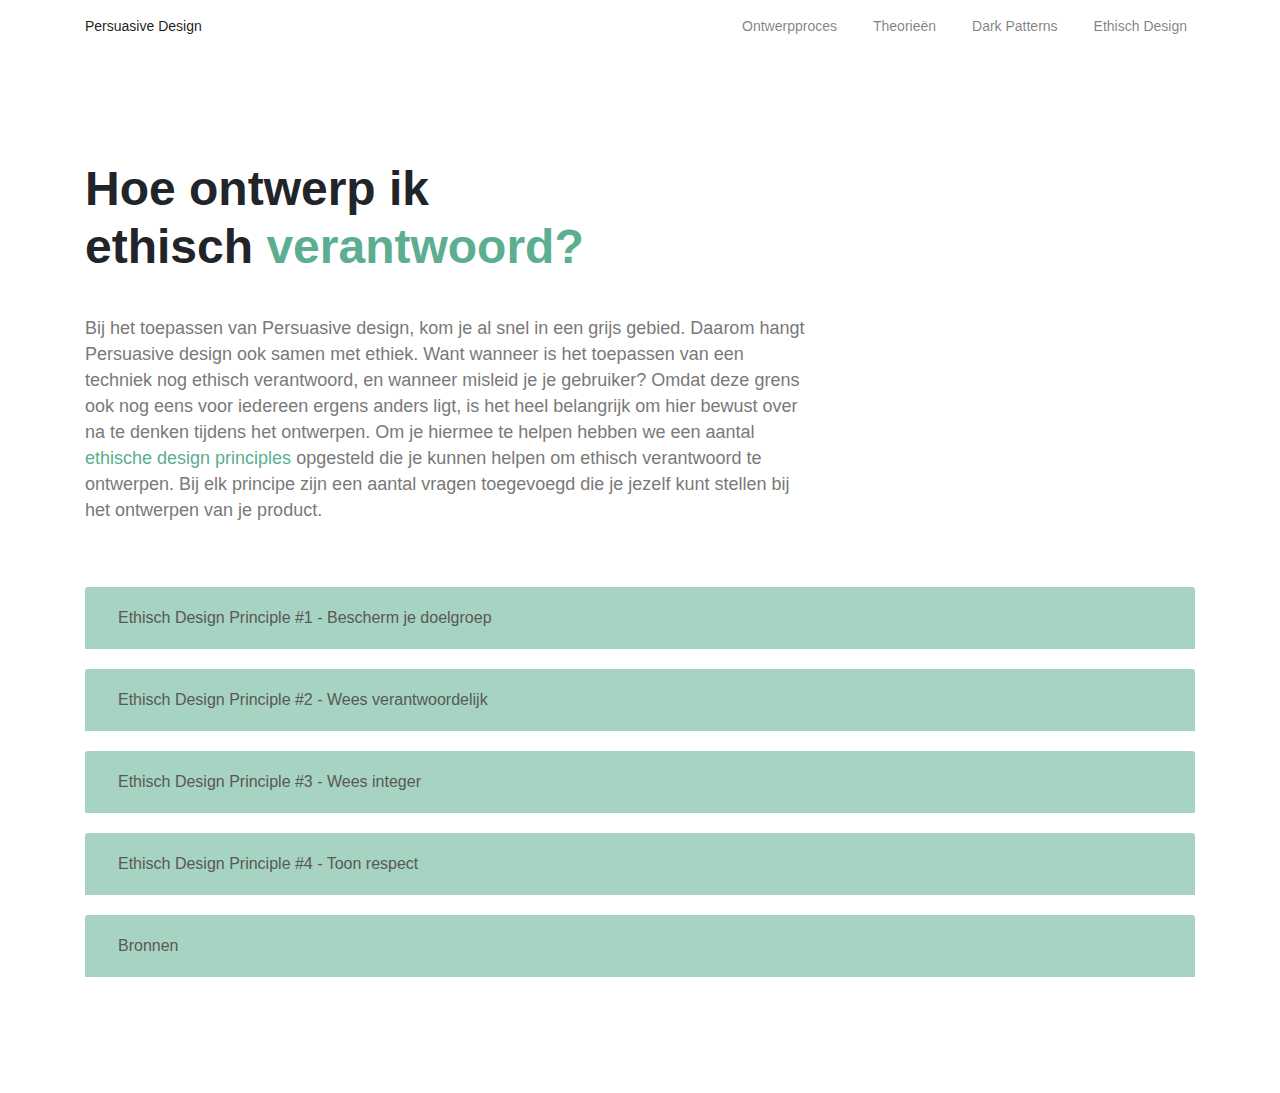
<file: index-ethisch.html>
<!doctype html>
<html lang="en">

<head>
    <!-- Required meta tags -->
    <meta charset="utf-8">
    <meta name="viewport" content="width=device-width, initial-scale=1, shrink-to-fit=no">

    <!-- Bootstrap CSS -->
    <link rel="stylesheet" href="https://stackpath.bootstrapcdn.com/bootstrap/4.3.1/css/bootstrap.min.css" integrity="sha384-ggOyR0iXCbMQv3Xipma34MD+dH/1fQ784/j6cY/iJTQUOhcWr7x9JvoRxT2MZw1T" crossorigin="anonymous">

    <link rel="stylesheet" href="style.css" />
    <link href="Gilroy-Light.otf" rel="stylesheet">
    <link href="Gilroy-Bold.ttf" rel="stylesheet">
    <link href="Roboto-Light.ttf" rel="stylesheet">
    <link href="Roboto-Medium.ttf" rel="stylesheet">
    <link href="Roboto-MediumItalic.ttf" rel="stylesheet">

    <style>
        body,
        .accordion,
        .card-body-wrapper,
        #collapseOne.collapse.show {
            background-color: white;
        }


    </style>


</head>

<body>


    <!-- Navigation -->
    <nav class="navbar navbar-expand-lg navbar-light fixed-top">
        <div class="container">
            <a class="navbar-brand" href="index.html">Persuasive Design</a>
            <button class="navbar-toggler" type="button" data-toggle="collapse" data-target="#navbarResponsive" aria-controls="navbarResponsive" aria-expanded="false" aria-label="Toggle navigation">
                <span class="navbar-toggler-icon"></span>
              </button>
            <div class="collapse navbar-collapse" id="navbarResponsive">
                <ul class="navbar-nav ml-auto">
                    <li class="nav-item active">
                    </li>
                    <li class="nav-item">
                        <a class="nav-link" href="Index-ontwerpproces.html">Ontwerpproces</a>
                    </li>
                    <li class="nav-item">
                        <a class="nav-link" href="index-theorieën.html">Theorieën</a>
                    </li>
                    <li class="nav-item">
                        <a class="nav-link" href="index-darkpatterns.html">Dark Patterns</a>
                    </li>
                    <li class="nav-item">
                        <a class="nav-link" href="index-ethisch.html">Ethisch Design</a>
                    </li>
                </ul>
            </div>
        </div>
    </nav>


    <!-- Ethical design principles -->

    <div class="container">
        <div class="row">
            <div class="col-sm-8">
                <h1>
                    Hoe ontwerp ik <br> ethisch
                    <B STYLE="color: #5BAE90;">verantwoord?</B> </br>
                </h1>
            </div>
        </div>
    </div>

    <div class="container">
        <div class="row">
            <div class="col-sm-8">
                <p> Bij het toepassen van Persuasive design, kom je al snel in een grijs gebied. Daarom hangt Persuasive design ook samen met ethiek. Want wanneer is het toepassen van een techniek nog ethisch verantwoord, en wanneer misleid je je gebruiker?
                    Omdat deze grens ook nog eens voor iedereen ergens anders ligt, is het heel belangrijk om hier bewust over na te denken tijdens het ontwerpen. Om je hiermee te helpen hebben we een aantal
                    <B STYLE="color: #5BAE90;">ethische design principles </B> opgesteld die je kunnen helpen om ethisch verantwoord te ontwerpen. Bij elk principe zijn een aantal vragen toegevoegd die je jezelf kunt stellen bij het ontwerpen van je product. </p> <br> <br>

            </div>
        </div>
    </div>


    <!-- Principles accordion -->
    <div class="container">
        <div class="accordion" id="accordionExample">
            <div class="card">
                <div class="card-header" id="headingOne">
                    <h4 class="mb-0">
                        <button class="btn btn-link" type="button" data-toggle="collapse" data-target="#collapseOne" aria-expanded="true" aria-controls="collapseOne">
                           Ethisch Design Principle #1 - Bescherm je doelgroep
                          </button>
                    </h4>
                </div>

                <div id="collapseOne" class="collapse" aria-labelledby="headingOne" data-parent="#accordionExample">
                    <div class="card-body-wrapper">
                        <div class="container">
                            <div class="row">
                                <div class="col-sm-6">
                                    <h2> #1 -
                                        <B STYLE="color: #5BAE90;">Bescherm</B> je doelgroep</h2>
                                    <p>De beslissingen die jij neemt kunnen invloed hebben op het welzijn van de doelgroep. Bepaal voor jezelf wat de invloed op de geest, het gedrag en de levens van de gebruikers is en bescherm de doelgroep. Maak geen misbruik
                                        van de invloed die jij hebt als ontwerper.
                                        <br> <br>
                                    <ul>
                                        <li style="font-family:Roboto; font-weight:lighter; font-size:16px; color:#575757"> Verandert je ontwerp de manier waarop mensen interactie hebben in een positieve manier? </li>
                                        <li style="font-family:Roboto; font-weight:lighter; font-size:16px; color:#575757"> Is het ontwerp bedoeld om gebruikers tijd te laten besteden die ze niet van plan waren? </li>
                                        <li style="font-family:Roboto; font-weight:lighter; font-size:16px;color:#575757"> Op welke manier(en) kunnen andere jouw ontwerp inzetten voor slechte doeleinden? </li>
                                        <li style="font-family:Roboto; font-weight:lighter; font-size:16px;color:#575757"> Zou je je comfortabel voelen als iemand anders jouw ontwerp voor jou zou gebruiken?</li>
                                        <li style="font-family:Roboto; font-weight:lighter; font-size:16px;color:#575757"> Geef je de user de middelen om te bereiken wat hij/zij wilt of wat jij wilt dat ze bereiken? </li>

                                    </ul>
</p>




                                </div>
                            </div>

                        </div>
                    </div>

                </div>
            </div>
        </div>
    </div>

    <div class="container">
        <div class="accordion" id="accordionExample">
            <div class="card">
                <div class="card-header" id="headingTwo">
                    <h4 class="mb-0">
                        <button class="btn btn-link" type="button" data-toggle="collapse" data-target="#collapseTwo" aria-expanded="true" aria-controls="collapseTwo">
                            Ethisch Design Principle #2 - Wees verantwoordelijk
                          </button>
                    </h4>
                </div>

                <div id="collapseTwo" class="collapse" aria-labelledby="headingTwo" data-parent="#accordionExample">
                    <div class="card-body-wrapper">
                        <div class="container">
                            <div class="row">
                                <div class="col-sm-6">
                                    <h2> #2 - Wees
                                        <B STYLE="color: #5BAE90;">verantwoordelijk</B> </h2>
                                    <p>Als ontwerper draag je een flinke verantwoordelijkheid mee. Met jouw ontwerpen kan je gebruikers, onbedoelde gebruikers en de samenleving beïnvloeden. Wees hier bewust en ga hier verantwoordelijk mee om.
                                      <br> <br>
                                    </p>

                                    <ul>
                                        <li style="font-family:Roboto; font-weight:lighter; font-size:16px;color:#575757"> Volg tijdens het designen de antwoorden op "How might we ...?" Met "Tegen welke prijs?" </li>
                                        <li style="font-family:Roboto; font-weight:lighter; font-size:16px;color:#575757"> Wat is de impact van je ontwerp / product / oplossing? Wie of wat zorgt voor deze impact? </li>
                                        <li style="font-family:Roboto; font-weight:lighter; font-size:16px;color:#575757"> Als je ontwerp precies het tegenovergestelde doet dan waar het in eerste instantie voor is ontworpen, wat zou dan de impact zijn? </li>
                                        <li style="font-family:Roboto; font-weight:lighter; font-size:16px;color:#575757"> Verandert je ontwerp sociale normen, etiquette of tradities ten goede? </li>
                                        <li style="font-family:Roboto; font-weight:lighter; font-size:16px;color:#575757"> Geef je de gebruiker de kans zelf te bepalen hoe ze met jouw product/dienst interacteren? </li>

                                    </ul>



                                </div>
                            </div>

                        </div>
                    </div>

                </div>
            </div>
        </div>
    </div>



    <div class="container">
        <div class="accordion" id="accordionExample">
            <div class="card">
                <div class="card-header" id="headingThree">
                    <h4 class="mb-0">
                        <button class="btn btn-link" type="button" data-toggle="collapse" data-target="#collapseThree" aria-expanded="true" aria-controls="collapseThree">
                             Ethisch Design Principle #3 - Wees integer
                          </button>
                    </h4>
                </div>

                <div id="collapseThree" class="collapse" aria-labelledby="headingThree" data-parent="#accordionExample">
                    <div class="card-body-wrapper">
                        <div class="container">
                            <div class="row">
                                <div class="col-sm-6">
                                    <h2> #3 - Wees
                                        <B STYLE="color: #5BAE90;">integer</B> </h2>
                                    <p>Als je bewuste keuzes maakt kun je hier ook eerlijk verantwoording voor afleggen. Zorg ervoor dat je ontwerpen en de ontwerpkeuzes die je maakt, eerlijk en betrouwbaar zijn en wees verantwoordelijk voor mogelijke gevolgen.
                                        Wees duidelijk en eerlijk in je bedoelingen naar de gebruiker toe en zorg ervoor dat je ontwerp geen twijfelachtige elementen bevat. </p>
                                        <br> <br>

                                    <ul>
                                        <li style="font-family:Roboto; font-weight:lighter; font-size:16px;color:#575757"> Wat is de bedoeling van je ontwerp? Is het in het belang van de gebruiker of van jou (of het bedrijf)? Ben je open en transparant over je echte bedoelingen? </li>
                                        <li style="font-family:Roboto; font-weight:lighter; font-size:16px;color:#575757"> Wat zou iemand met kwade bedoelingen of een toekomstige klokkenluider over jou en je ontwerp kunnen zeggen?</li>
                                        <li style="font-family:Roboto; font-weight:lighter; font-size:16px;color:#575757"> Gebruikt je ontwerp ergens bedrog, manipulatie, een verkeerde voorstelling, dwang of een andere oneerlijke techniek? </li>
                                        <li style="font-family:Roboto; font-weight:lighter; font-size:16px;color:#575757">Heb je toestemming van gebruikers nodig? Weten ze bij het vragen om hun toestemming wel écht waar ze mee instemmen? </li>

                                    </ul>

                                </div>
                            </div>

                        </div>
                    </div>

                </div>
            </div>
        </div>
    </div>


    <div class="container">
        <div class="accordion" id="accordionExample">
            <div class="card">
                <div class="card-header" id="headingFour">
                    <h4 class="mb-0">
                        <button class="btn btn-link" type="button" data-toggle="collapse" data-target="#collapseFour" aria-expanded="true" aria-controls="collapseFour">
                              Ethisch Design Principle #4 - Toon respect
                          </button>
                    </h4>
                </div>

                <div id="collapseFour" class="collapse" aria-labelledby="headingFour" data-parent="#accordionExample">
                    <div class="card-body-wrapper">
                        <div class="container">
                            <div class="row">
                                <div class="col-sm-6">
                                    <h2> #4 - Toon
                                        <B STYLE="color: #5BAE90;">respect</B> </h2>
                                    <p> Gebruikers van jouw product of dienst geven jou een stukje vertrouwen als ze jou product gebruiken. Als ontwerper kun je met je ontwerp de rechten, waardigheid en het vertrouwen van gebruikers schenden of misbruiken.
                                        Respecteer daarom de waardigheid van je gebruikers en de rechten op privacy en vertrouwen. Denk dan niet alleen aan standaard privacy maatregelen, maar ook aan speciale veiligheidsmaatregelen die nodig kunnen zijn
                                        om kwetsbare gebruikers te beschermen. </p>
                                        <br> <br>
                                    <ul>
                                        <li style="font-family:Roboto; font-weight:lighter; font-size:16px;color:#575757"> Gebruik je in je ontwerp overtuigingskracht bij kwetsbare gebruikers (kinderen, senioren, armen)?</li>
                                        <li style="font-family:Roboto; font-weight:lighter; font-size:16px;color:#575757"> Beschermt je ontwerp de privacy van gebruikers en geeft het hen controle over hun eigen data en gegevens?</li>
                                        <li style="font-family:Roboto; font-weight:lighter; font-size:16px;color:#575757"> Moeten gebruikers onnodige dingen accepteren om jouw product te kunnen gebruiken? </li>
                                        <li style="font-family:Roboto; font-weight:lighter; font-size:16px;color:#575757"> Maakt je ontwerp gebruikers tot hinder voor anderen? Hoe kun je dat voorkomen? </li>

                                    </ul>

                                </div>
                            </div>

                        </div>
                    </div>

                </div>
            </div>
        </div>
    </div>


    <div class="container">
        <div class="accordion" id="accordionExample">
            <div class="card">
                <div class="card-header" id="headingFive">
                    <h4 class="mb-0">
                        <button class="btn btn-link" type="button" data-toggle="collapse" data-target="#collapseFive" aria-expanded="true" aria-controls="collapseFive">
                            Bronnen
                          </button>
                    </h4>
                </div>

                <div id="collapseFive" class="collapse" aria-labelledby="headingFive" data-parent="#accordionExample">
                    <div class="card-body-wrapper">
                        <div class="container">
                            <div class="row">
                                <div class="col-sm-6">
                                    <h2> Bronnen
                                    </h2>
                                    <p> Cerejo, L. (2019, 6 december). The Ethics of Persuasion In Design | Adobe XD. Geraadpleegd van https://xd.adobe.com/ideas/perspectives/social-impact/the-ethics-of-persuasion/ <br> <br> Falbe, T. (2018, 16 maart). Ethical
                                        Design: The Practical Getting-Started Guide. Geraadpleegd van https://www.smashingmagazine.com/2018/03/ethical-design-practical-getting-started-guide/ <br> <br> de Zwart, H. (2016, 2 mei). Design My Privacy: 8 principes
                                        voor ontwerpers. Geraadpleegd van https://www.bitsoffreedom.nl/2016/05/02/design-my-privacy-8-principes-voor-ontwerpers/ <br> <br> Ind.ie. (z.d.). Ind.ie — Ethical Design Manifesto. Geraadpleegd van https://2017.ind.ie/ethical-design/
                                        <br> <br>


                                    </p>
                                </div>
                            </div>

                        </div>
                    </div>

                </div>
            </div>
        </div>
    </div>
    <br> <br>   <br> <br>





    <!-- Optional JavaScript -->
    <!-- jQuery first, then Popper.js, then Bootstrap JS -->
    <script src="https://code.jquery.com/jquery-3.3.1.slim.min.js" integrity="sha384-q8i/X+965DzO0rT7abK41JStQIAqVgRVzpbzo5smXKp4YfRvH+8abtTE1Pi6jizo" crossorigin="anonymous"></script>
    <script src="https://cdnjs.cloudflare.com/ajax/libs/popper.js/1.14.7/umd/popper.min.js" integrity="sha384-UO2eT0CpHqdSJQ6hJty5KVphtPhzWj9WO1clHTMGa3JDZwrnQq4sF86dIHNDz0W1" crossorigin="anonymous"></script>
    <script src="https://stackpath.bootstrapcdn.com/bootstrap/4.3.1/js/bootstrap.min.js" integrity="sha384-JjSmVgyd0p3pXB1rRibZUAYoIIy6OrQ6VrjIEaFf/nJGzIxFDsf4x0xIM+B07jRM" crossorigin="anonymous"></script>


</body>

</html>
</file>
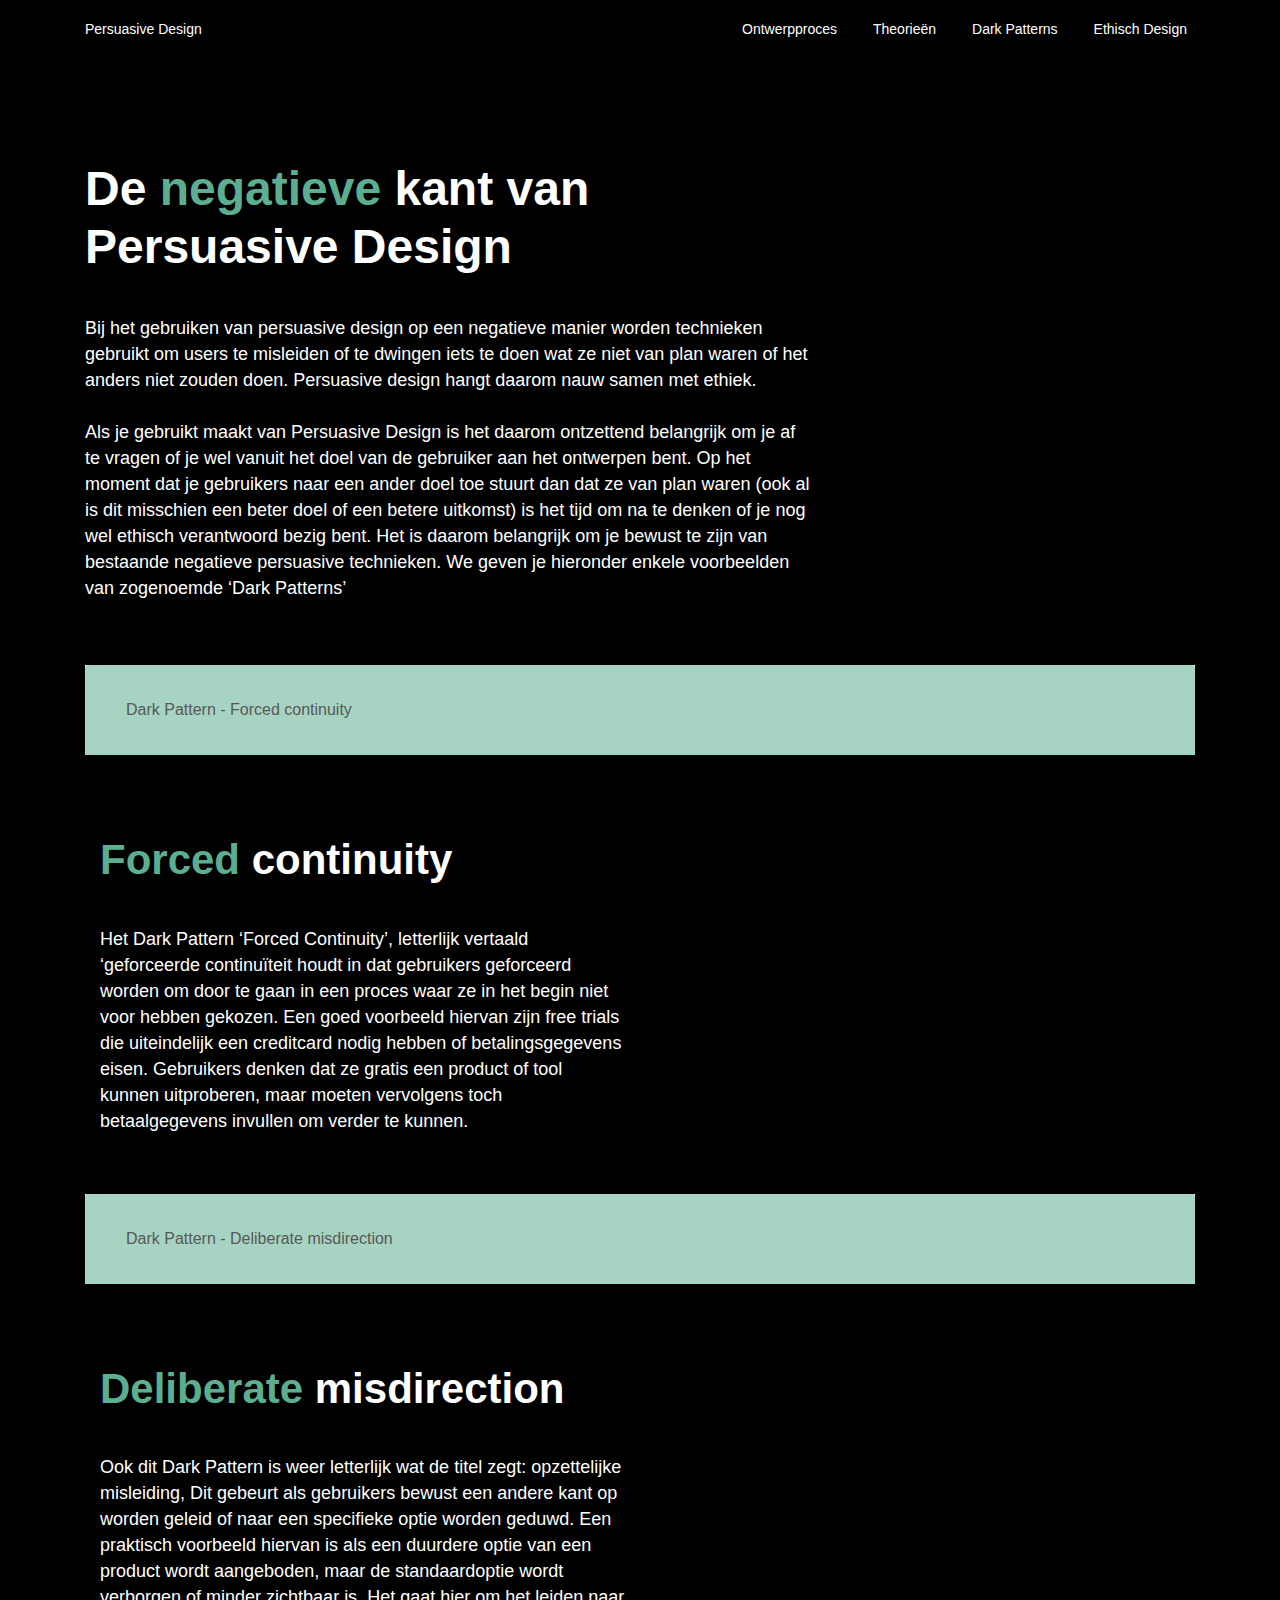
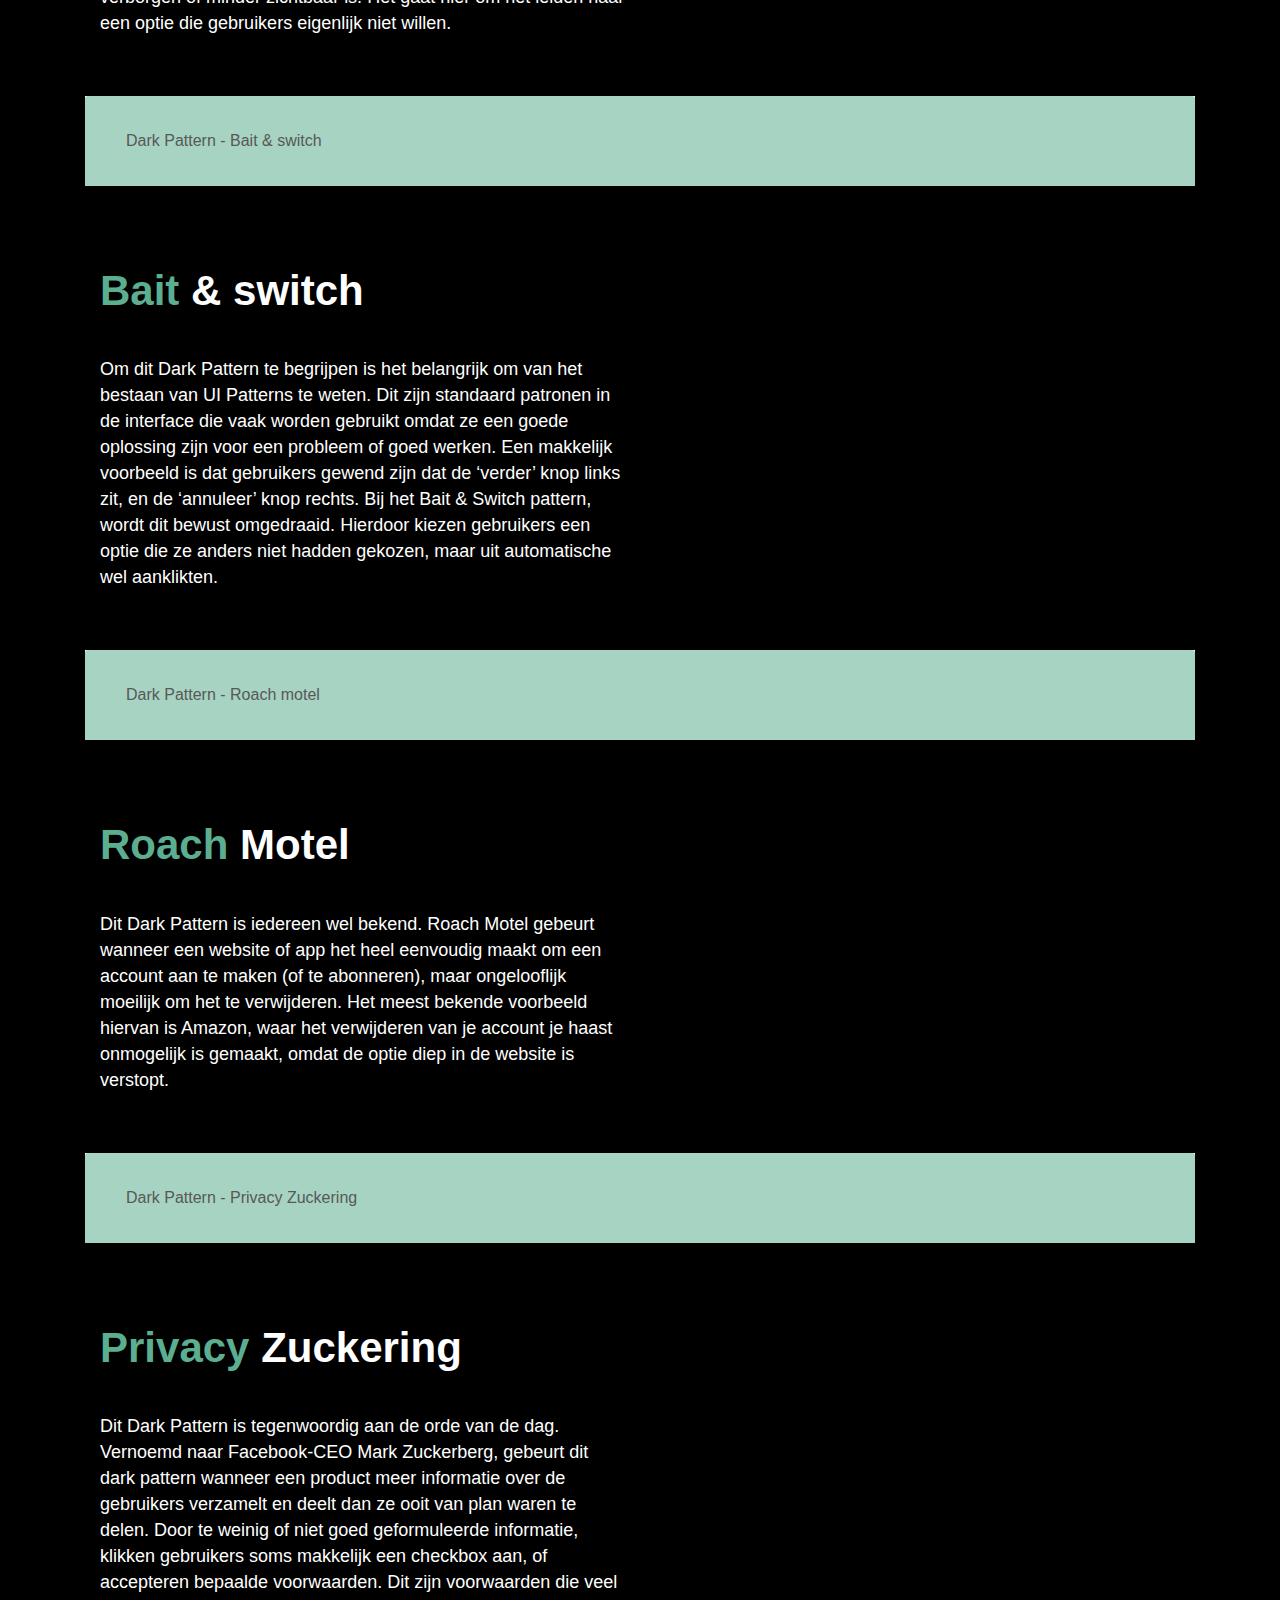
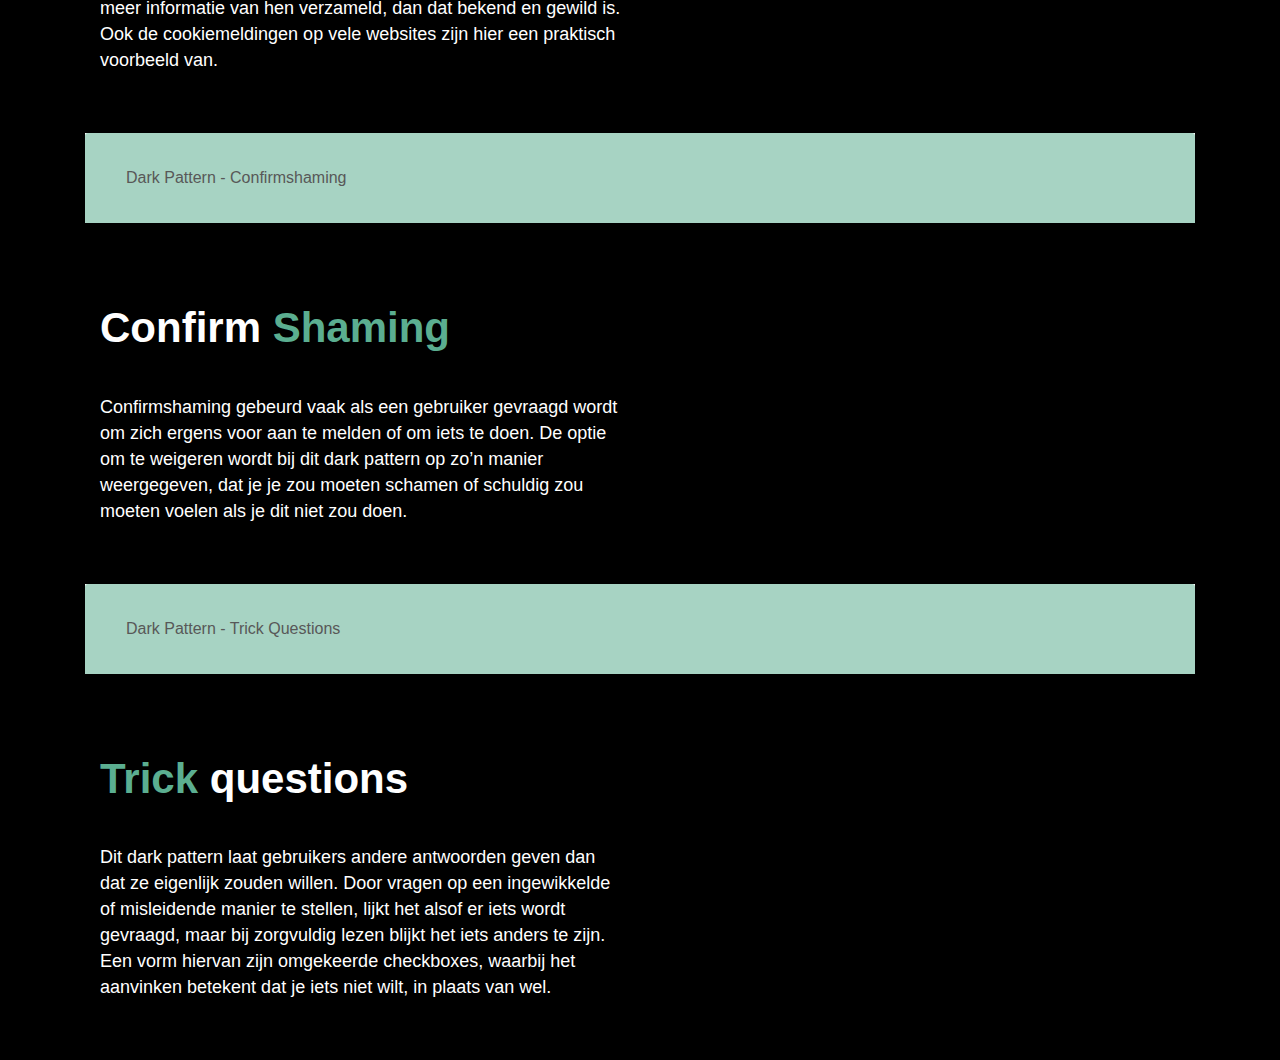
<file: index-laura-dark.html>
<!doctype html>
<html lang="en">

<head>
    <!-- Required meta tags -->
    <meta charset="utf-8">
    <meta name="viewport" content="width=device-width, initial-scale=1, shrink-to-fit=no">

    <!-- Bootstrap CSS -->
    <link rel="stylesheet" href="https://stackpath.bootstrapcdn.com/bootstrap/4.3.1/css/bootstrap.min.css" integrity="sha384-ggOyR0iXCbMQv3Xipma34MD+dH/1fQ784/j6cY/iJTQUOhcWr7x9JvoRxT2MZw1T" crossorigin="anonymous">

    <link rel="stylesheet" href="style-laura.css" />
    <link href="Gilroy-Light.otf" rel="stylesheet">
    <link href="Gilroy-Bold.ttf" rel="stylesheet">
    <link href="Roboto-Light.ttf" rel="stylesheet">
    <link href="Roboto-Medium.ttf" rel="stylesheet">
    <link href="Roboto-MediumItalic.ttf" rel="stylesheet">

    <style>
        body,
        .accordion,
        .card-body-wrapper,
        #collapseOne.collapse.show {
            background-color: black;
        }
        
        h1,
        h2,
        h3,
        h4,
        h5,
        h6,
        p {
            color: white;
        }
    </style>


</head>

<body>

    <!-- Navigation -->
    <nav class="navbar navbar-expand-lg navbar-light fixed-top">
        <div class="container">
            <a class="navbar-brand" href="index.html">Persuasive Design</a>
            <button class="navbar-toggler" type="button" data-toggle="collapse" data-target="#navbarResponsive" aria-controls="navbarResponsive" aria-expanded="false" aria-label="Toggle navigation">
                <span class="navbar-toggler-icon"></span>
              </button>
            <div class="collapse navbar-collapse" id="navbarResponsive">
                <ul class="navbar-nav ml-auto">
                    <li class="nav-item active">
                    </li>
                    <li class="nav-item">
                        <a class="nav-link" href="Index-ontwerpproces.html">Ontwerpproces</a>
                    </li>
                    <li class="nav-item">
                        <a class="nav-link" href="index-theorieën.html">Theorieën</a>
                    </li>
                    <li class="nav-item">
                        <a class="nav-link" href="index-laura-dark.html">Dark Patterns</a>
                    </li>
                    <li class="nav-item">
                        <a class="nav-link" href="index-laura-ethisch.html">Ethisch Design</a>
                    </li>
                </ul>
            </div>
        </div>
    </nav>


    <!-- Persuasive design toepassen -->

    <div class="container">
        <div class="row">
            <div class="col-sm-8">
                <h1>
                    De
                    <B STYLE="color: #5BAE90;">negatieve</B> kant van Persuasive Design</h1>
            </div>
        </div>
    </div>

    <div class="container">
        <div class="row">
            <div class="col-sm-8">
                <p> Bij het gebruiken van persuasive design op een negatieve manier worden technieken gebruikt om users te misleiden of te dwingen iets te doen wat ze niet van plan waren of het anders niet zouden doen. Persuasive design hangt daarom nauw
                    samen met ethiek. <br> <br> Als je gebruikt maakt van Persuasive Design is het daarom ontzettend belangrijk om je af te vragen of je wel vanuit het doel van de gebruiker aan het ontwerpen bent. Op het moment dat je gebruikers naar
                    een ander doel toe stuurt dan dat ze van plan waren (ook al is dit misschien een beter doel of een betere uitkomst) is het tijd om na te denken of je nog wel ethisch verantwoord bezig bent. Het is daarom belangrijk om je bewust te
                    zijn van bestaande negatieve persuasive technieken. We geven je hieronder enkele voorbeelden van zogenoemde ‘Dark Patterns’</p> <br> <br>

            </div>
        </div>
    </div>


    <!-- Theorieën en spelers accordion -->
    <div class="container">
        <div class="accordion" id="accordionExample">
            <div class="card">
                <div class="card-header" id="headingOne">
                    <h4 class="mb-0">
                        <button class="btn btn-link" type="button" data-toggle="collapse" data-target="#collapseOne" aria-expanded="true" aria-controls="collapseOne">
                            Dark Pattern - Forced continuity
                          </button>
                    </h4>
                </div>

                <div id="collapseOne" class="collapse show" aria-labelledby="headingOne" data-parent="#accordionExample">
                    <div class="card-body-wrapper">
                        <div class="container">
                            <div class="row">
                                <div class="col-sm-6">
                                    <h2>
                                        <B STYLE="color: #5BAE90;">Forced</B> continuity</h2>
                                    <p class="lead-robert">Het Dark Pattern ‘Forced Continuity’, letterlijk vertaald ‘geforceerde continuïteit houdt in dat gebruikers geforceerd worden om door te gaan in een proces waar ze in het begin niet voor hebben gekozen. Een goed voorbeeld
                                        hiervan zijn free trials die uiteindelijk een creditcard nodig hebben of betalingsgegevens eisen. Gebruikers denken dat ze gratis een product of tool kunnen uitproberen, maar moeten vervolgens toch betaalgegevens
                                        invullen om verder te kunnen. </p>
                                </div>
                            </div>

                        </div>
                    </div>

                </div>
            </div>
        </div>
    </div>

    <div class="container">
        <div class="accordion" id="accordionExample">
            <div class="card">
                <div class="card-header" id="headingTwo">
                    <h4 class="mb-0">
                        <button class="btn btn-link" type="button" data-toggle="collapse" data-target="#collapseTwo" aria-expanded="true" aria-controls="collapseTwo">
                            Dark Pattern - Deliberate misdirection
                          </button>
                    </h4>
                </div>

                <div id="collapseTwo" class="collapse show" aria-labelledby="headingTwo" data-parent="#accordionExample">
                    <div class="card-body-wrapper">
                        <div class="container">
                            <div class="row">
                                <div class="col-sm-6">
                                    <h2>
                                        <B STYLE="color: #5BAE90;">Deliberate</B> misdirection</h2>
                                    <p class="lead-robert">Ook dit Dark Pattern is weer letterlijk wat de titel zegt: opzettelijke misleiding, Dit gebeurt als gebruikers bewust een andere kant op worden geleid of naar een specifieke optie worden geduwd. Een praktisch voorbeeld
                                        hiervan is als een duurdere optie van een product wordt aangeboden, maar de standaardoptie wordt verborgen of minder zichtbaar is. Het gaat hier om het leiden naar een optie die gebruikers eigenlijk niet willen.
                                    </p>
                                </div>
                            </div>

                        </div>
                    </div>

                </div>
            </div>
        </div>
    </div>



    <div class="container">
        <div class="accordion" id="accordionExample">
            <div class="card">
                <div class="card-header" id="headingThree">
                    <h4 class="mb-0">
                        <button class="btn btn-link" type="button" data-toggle="collapse" data-target="#collapseThree" aria-expanded="true" aria-controls="collapseThree">
                            Dark Pattern - Bait & switch
                          </button>
                    </h4>
                </div>

                <div id="collapseThree" class="collapse show" aria-labelledby="headingThree" data-parent="#accordionExample">
                    <div class="card-body-wrapper">
                        <div class="container">
                            <div class="row">
                                <div class="col-sm-6">
                                    <h2>
                                        <B STYLE="color: #5BAE90;">Bait</B> & switch</h2>
                                    <p class="lead-robert">Om dit Dark Pattern te begrijpen is het belangrijk om van het bestaan van UI Patterns te weten. Dit zijn standaard patronen in de interface die vaak worden gebruikt omdat ze een goede oplossing zijn voor een probleem
                                        of goed werken. Een makkelijk voorbeeld is dat gebruikers gewend zijn dat de ‘verder’ knop links zit, en de ‘annuleer’ knop rechts. Bij het Bait & Switch pattern, wordt dit bewust omgedraaid. Hierdoor kiezen gebruikers
                                        een optie die ze anders niet hadden gekozen, maar uit automatische wel aanklikten. </p>
                                </div>
                            </div>

                        </div>
                    </div>

                </div>
            </div>
        </div>
    </div>


    <div class="container">
        <div class="accordion" id="accordionExample">
            <div class="card">
                <div class="card-header" id="headingFour">
                    <h4 class="mb-0">
                        <button class="btn btn-link" type="button" data-toggle="collapse" data-target="#collapseFour" aria-expanded="true" aria-controls="collapseFour">
                            Dark Pattern - Roach motel
                          </button>
                    </h4>
                </div>

                <div id="collapseFour" class="collapse show" aria-labelledby="headingFour" data-parent="#accordionExample">
                    <div class="card-body-wrapper">
                        <div class="container">
                            <div class="row">
                                <div class="col-sm-6">
                                    <h2>
                                        <B STYLE="color: #5BAE90;">Roach</B> Motel </h2>
                                    <p class="lead-robert">Dit Dark Pattern is iedereen wel bekend. Roach Motel gebeurt wanneer een website of app het heel eenvoudig maakt om een account aan te maken (of te abonneren), maar ongelooflijk moeilijk om het te verwijderen. Het meest
                                        bekende voorbeeld hiervan is Amazon, waar het verwijderen van je account je haast onmogelijk is gemaakt, omdat de optie diep in de website is verstopt. </p>
                                </div>
                            </div>

                        </div>
                    </div>

                </div>
            </div>
        </div>
    </div>


    <div class="container">
        <div class="accordion" id="accordionExample">
            <div class="card">
                <div class="card-header" id="headingFive">
                    <h4 class="mb-0">
                        <button class="btn btn-link" type="button" data-toggle="collapse" data-target="#collapseFive" aria-expanded="true" aria-controls="collapseFive">
                            Dark Pattern - Privacy Zuckering
                          </button>
                    </h4>
                </div>

                <div id="collapseFive" class="collapse show" aria-labelledby="headingFive" data-parent="#accordionExample">
                    <div class="card-body-wrapper">
                        <div class="container">
                            <div class="row">
                                <div class="col-sm-6">
                                    <h2>
                                        <B STYLE="color: #5BAE90;">Privacy</B> Zuckering </h2>
                                    <p class="lead-robert">Dit Dark Pattern is tegenwoordig aan de orde van de dag. Vernoemd naar Facebook-CEO Mark Zuckerberg, gebeurt dit dark pattern wanneer een product meer informatie over de gebruikers verzamelt en deelt dan ze ooit van
                                        plan waren te delen. Door te weinig of niet goed geformuleerde informatie, klikken gebruikers soms makkelijk een checkbox aan, of accepteren bepaalde voorwaarden. Dit zijn voorwaarden die veel meer informatie van
                                        hen verzameld, dan dat bekend en gewild is. Ook de cookiemeldingen op vele websites zijn hier een praktisch voorbeeld van. </p>
                                </div>
                            </div>

                        </div>
                    </div>

                </div>
            </div>
        </div>
    </div>



    <div class="container">
        <div class="accordion" id="accordionExample">
            <div class="card">
                <div class="card-header" id="headingSix">
                    <h4 class="mb-0">
                        <button class="btn btn-link" type="button" data-toggle="collapse" data-target="#collapseSix" aria-expanded="true" aria-controls="collapseSix">
                            Dark Pattern - Confirmshaming
                          </button>
                    </h4>
                </div>

                <div id="collapseSix" class="collapse show" aria-labelledby="headingSix" data-parent="#accordionExample">
                    <div class="card-body-wrapper">
                        <div class="container">
                            <div class="row">
                                <div class="col-sm-6">
                                    <h2>
                                        Confirm
                                        <B STYLE="color: #5BAE90;">Shaming</B> </h2>
                                    <p class="lead-robert">Confirmshaming gebeurd vaak als een gebruiker gevraagd wordt om zich ergens voor aan te melden of om iets te doen. De optie om te weigeren wordt bij dit dark pattern op zo’n manier weergegeven, dat je je zou moeten
                                        schamen of schuldig zou moeten voelen als je dit niet zou doen. </p>
                                </div>
                            </div>

                        </div>
                    </div>

                </div>
            </div>
        </div>
    </div>



    <div class="container">
        <div class="accordion" id="accordionExample">
            <div class="card">
                <div class="card-header" id="headingSeven">
                    <h4 class="mb-0">
                        <button class="btn btn-link" type="button" data-toggle="collapse" data-target="#collapseSeven" aria-expanded="true" aria-controls="collapseSeven">
                            Dark Pattern - Trick Questions
                          </button>
                    </h4>
                </div>

                <div id="collapseSeven" class="collapse show" aria-labelledby="headingSeven" data-parent="#accordionExample">
                    <div class="card-body-wrapper">
                        <div class="container">
                            <div class="row">
                                <div class="col-sm-6">
                                    <h2>
                                        <B STYLE="color: #5BAE90;">Trick</B> questions </h2>
                                    <p class="lead-robert">
                                        Dit dark pattern laat gebruikers andere antwoorden geven dan dat ze eigenlijk zouden willen. Door vragen op een ingewikkelde of misleidende manier te stellen, lijkt het alsof er iets wordt gevraagd, maar bij zorgvuldig lezen blijkt het iets anders te
                                        zijn. Een vorm hiervan zijn omgekeerde checkboxes, waarbij het aanvinken betekent dat je iets niet wilt, in plaats van wel. </p>
                                </div>
                            </div>

                        </div>
                    </div>

                </div>
            </div>
        </div>
    </div>


    <!-- Optional JavaScript -->
    <!-- jQuery first, then Popper.js, then Bootstrap JS -->
    <script src="https://code.jquery.com/jquery-3.3.1.slim.min.js" integrity="sha384-q8i/X+965DzO0rT7abK41JStQIAqVgRVzpbzo5smXKp4YfRvH+8abtTE1Pi6jizo" crossorigin="anonymous"></script>
    <script src="https://cdnjs.cloudflare.com/ajax/libs/popper.js/1.14.7/umd/popper.min.js" integrity="sha384-UO2eT0CpHqdSJQ6hJty5KVphtPhzWj9WO1clHTMGa3JDZwrnQq4sF86dIHNDz0W1" crossorigin="anonymous"></script>
    <script src="https://stackpath.bootstrapcdn.com/bootstrap/4.3.1/js/bootstrap.min.js" integrity="sha384-JjSmVgyd0p3pXB1rRibZUAYoIIy6OrQ6VrjIEaFf/nJGzIxFDsf4x0xIM+B07jRM" crossorigin="anonymous"></script>


</body>

</html>
</file>
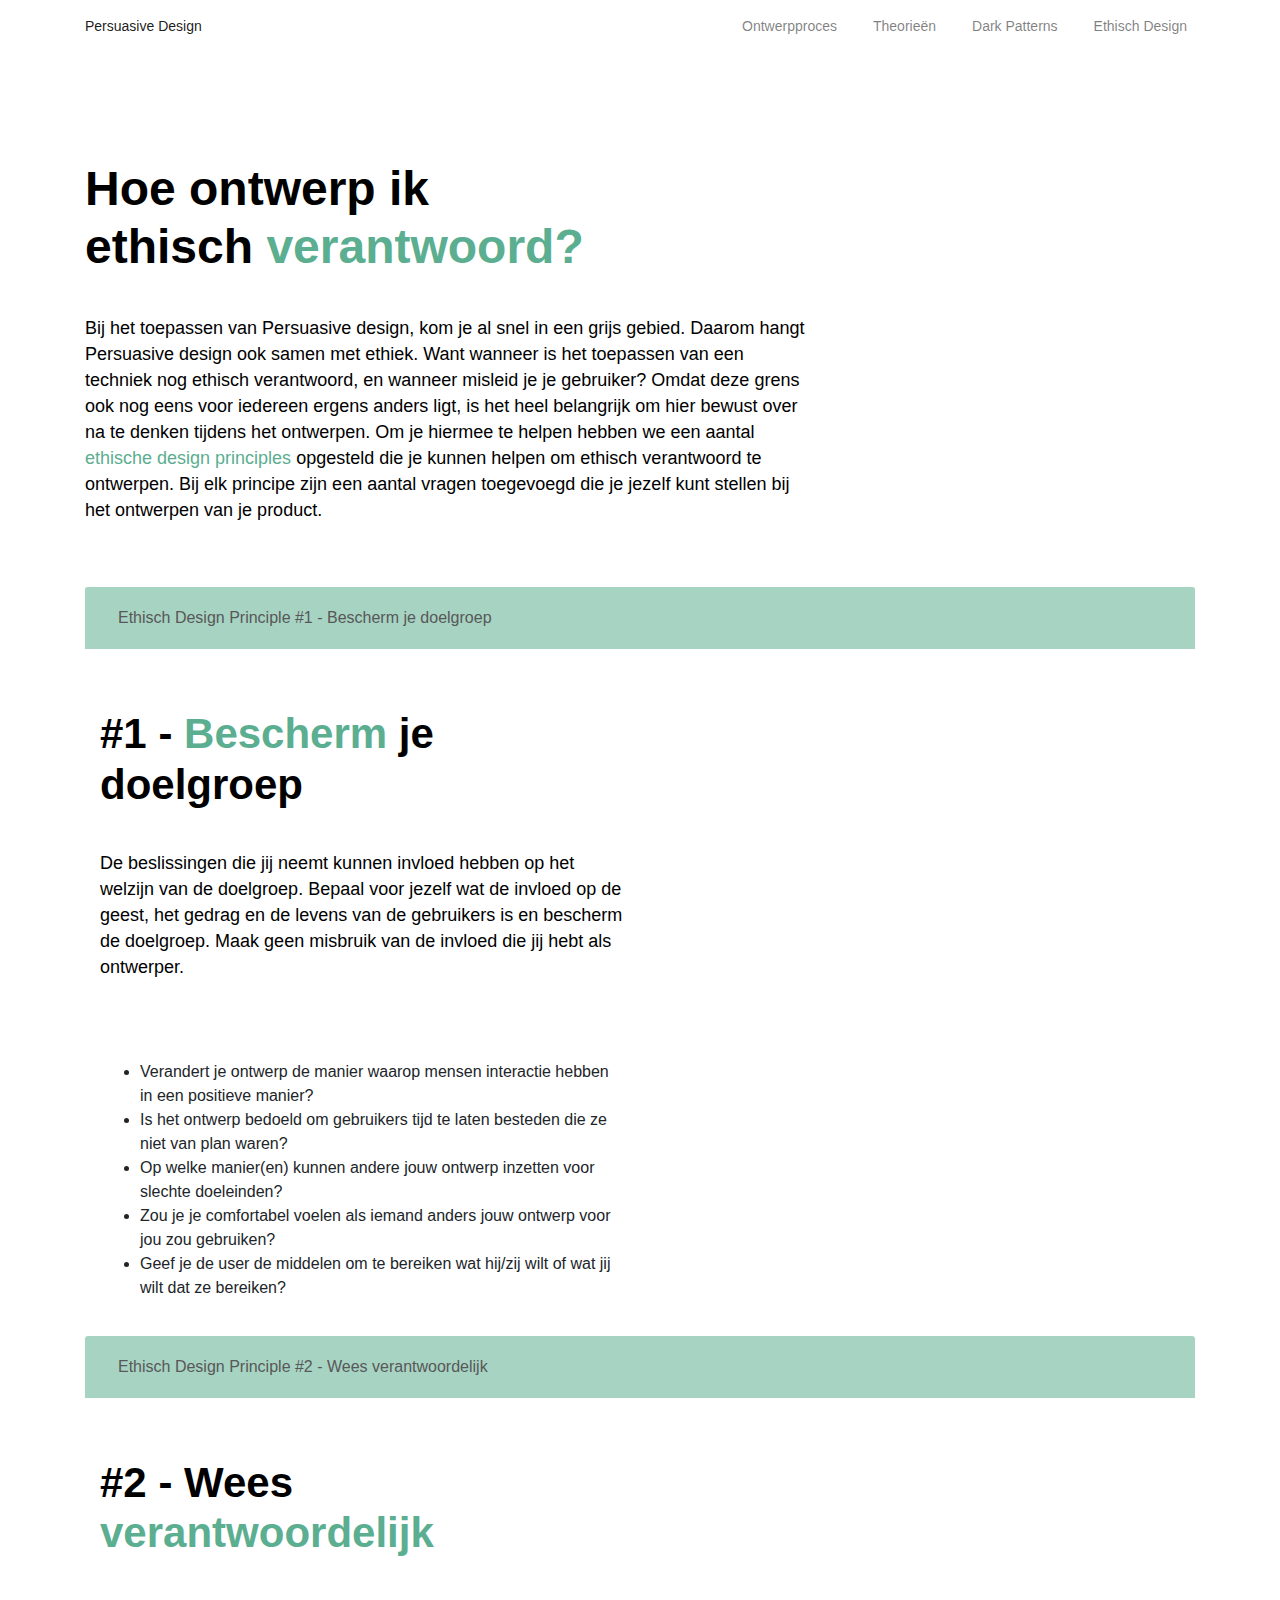
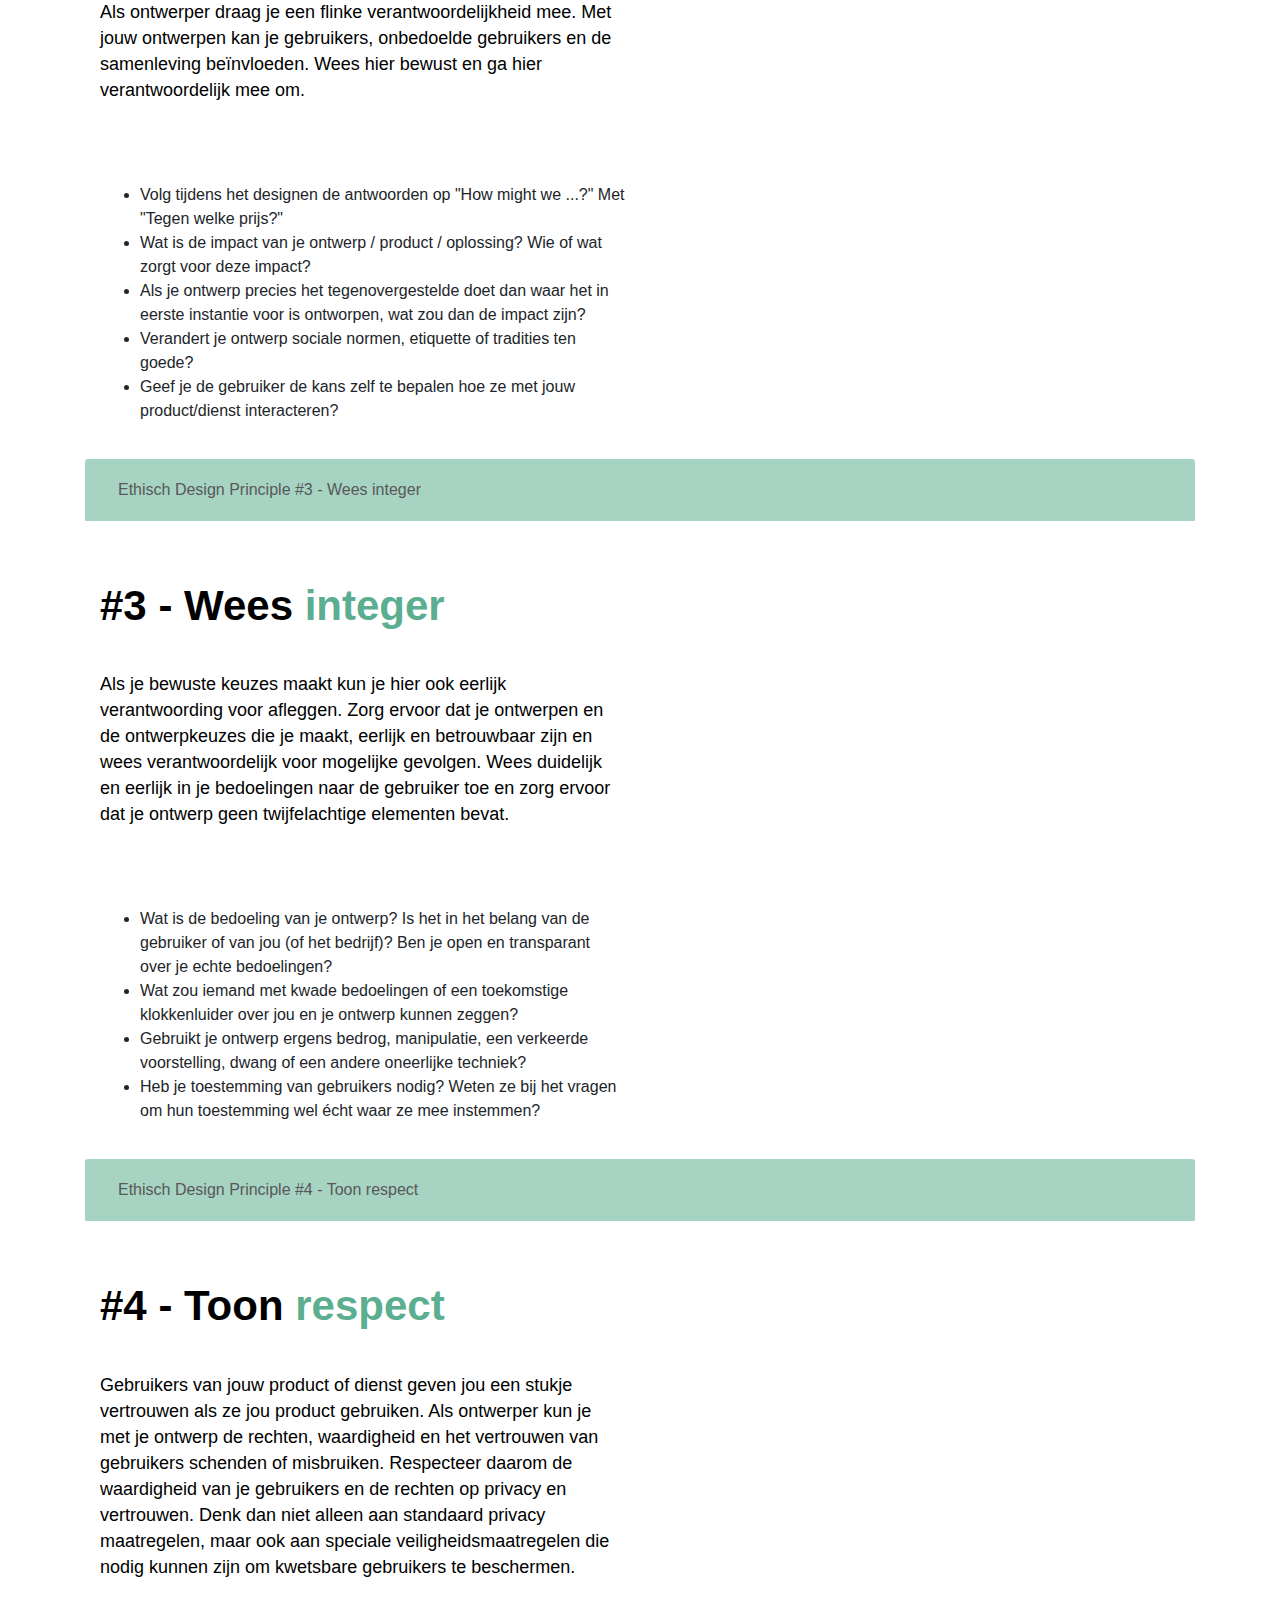
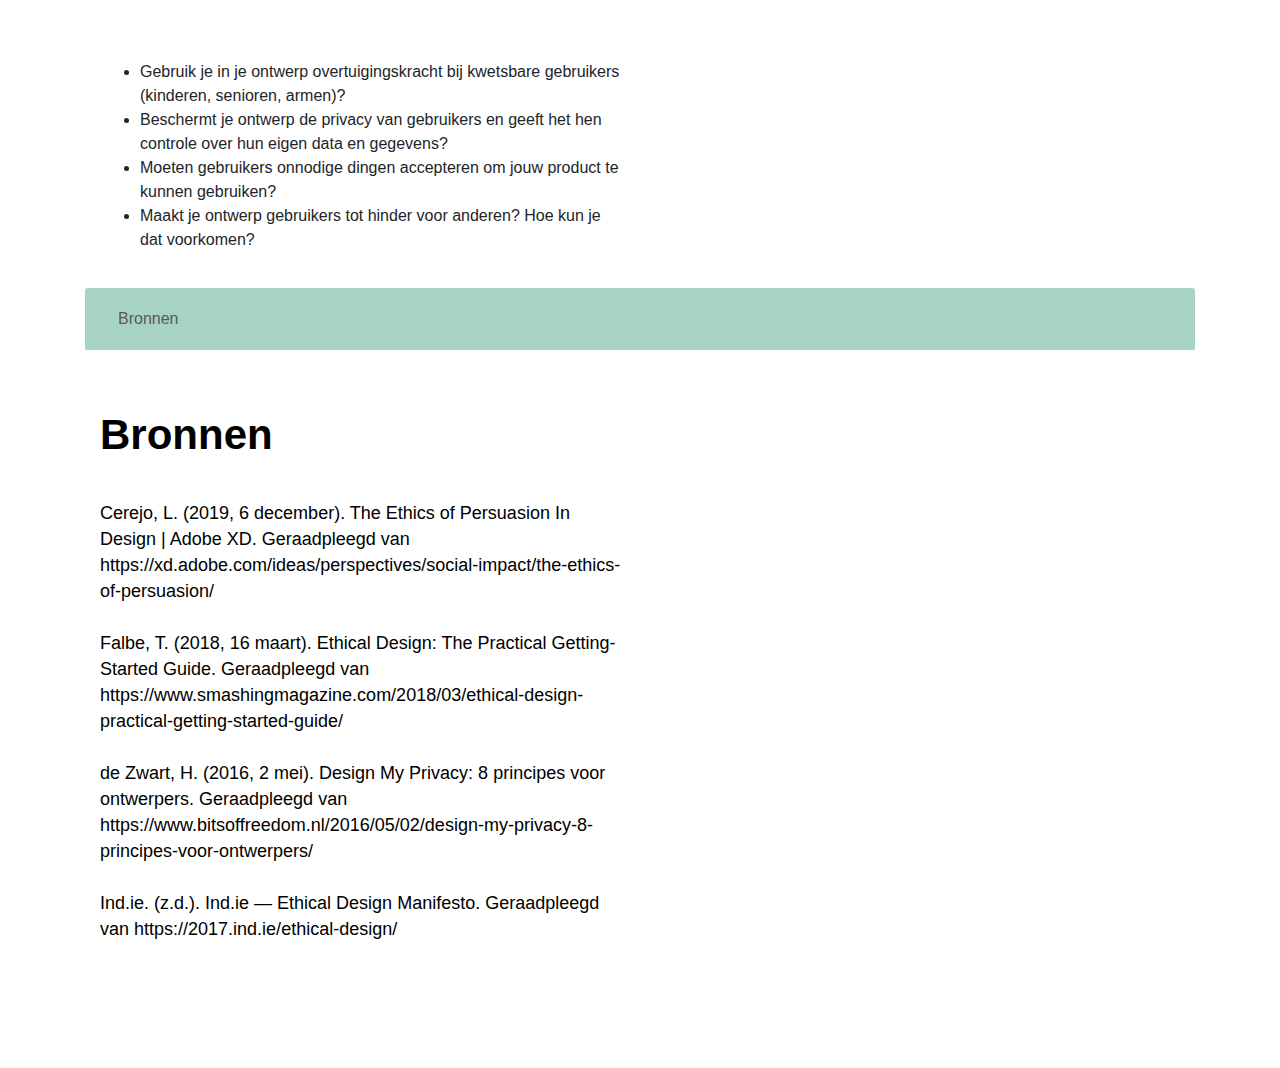
<file: index-laura-ethisch.html>
<!doctype html>
<html lang="en">

<head>
    <!-- Required meta tags -->
    <meta charset="utf-8">
    <meta name="viewport" content="width=device-width, initial-scale=1, shrink-to-fit=no">

    <!-- Bootstrap CSS -->
    <link rel="stylesheet" href="https://stackpath.bootstrapcdn.com/bootstrap/4.3.1/css/bootstrap.min.css" integrity="sha384-ggOyR0iXCbMQv3Xipma34MD+dH/1fQ784/j6cY/iJTQUOhcWr7x9JvoRxT2MZw1T" crossorigin="anonymous">

    <link rel="stylesheet" href="style.css" />
    <link href="Gilroy-Light.otf" rel="stylesheet">
    <link href="Gilroy-Bold.ttf" rel="stylesheet">
    <link href="Roboto-Light.ttf" rel="stylesheet">
    <link href="Roboto-Medium.ttf" rel="stylesheet">
    <link href="Roboto-MediumItalic.ttf" rel="stylesheet">

    <style>
        body,
        .accordion,
        .card-body-wrapper,
        #collapseOne.collapse.show {
            background-color: white;
        }
        
        h1,
        h2,
        h3,
        h4,
        h5,
        h6,
        p {
            color: black;
        }
    </style>


</head>

<body>


    <!-- Navigation -->
    <nav class="navbar navbar-expand-lg navbar-light fixed-top">
        <div class="container">
            <a class="navbar-brand" href="index.html">Persuasive Design</a>
            <button class="navbar-toggler" type="button" data-toggle="collapse" data-target="#navbarResponsive" aria-controls="navbarResponsive" aria-expanded="false" aria-label="Toggle navigation">
                <span class="navbar-toggler-icon"></span>
              </button>
            <div class="collapse navbar-collapse" id="navbarResponsive">
                <ul class="navbar-nav ml-auto">
                    <li class="nav-item active">
                    </li>
                    <li class="nav-item">
                        <a class="nav-link" href="Index-ontwerpproces.html">Ontwerpproces</a>
                    </li>
                    <li class="nav-item">
                        <a class="nav-link" href="index-theorieën.html">Theorieën</a>
                    </li>
                    <li class="nav-item">
                        <a class="nav-link" href="index-laura-dark.html">Dark Patterns</a>
                    </li>
                    <li class="nav-item">
                        <a class="nav-link" href="index-laura-ethisch.html">Ethisch Design</a>
                    </li>
                </ul>
            </div>
        </div>
    </nav>


    <!-- Persuasive design toepassen -->

    <div class="container">
        <div class="row">
            <div class="col-sm-8">
                <h1>
                    Hoe ontwerp ik <br> ethisch
                    <B STYLE="color: #5BAE90;">verantwoord?</B> </br>
                </h1>
            </div>
        </div>
    </div>

    <div class="container">
        <div class="row">
            <div class="col-sm-8">
                <p> Bij het toepassen van Persuasive design, kom je al snel in een grijs gebied. Daarom hangt Persuasive design ook samen met ethiek. Want wanneer is het toepassen van een techniek nog ethisch verantwoord, en wanneer misleid je je gebruiker?
                    Omdat deze grens ook nog eens voor iedereen ergens anders ligt, is het heel belangrijk om hier bewust over na te denken tijdens het ontwerpen. Om je hiermee te helpen hebben we een aantal
                    <B STYLE="color: #5BAE90;">ethische design principles </B> opgesteld die je kunnen helpen om ethisch verantwoord te ontwerpen. Bij elk principe zijn een aantal vragen toegevoegd die je jezelf kunt stellen bij het ontwerpen van je product. </p> <br> <br>

            </div>
        </div>
    </div>


    <!-- Theorieën en spelers accordion -->
    <div class="container">
        <div class="accordion" id="accordionExample">
            <div class="card">
                <div class="card-header" id="headingOne">
                    <h4 class="mb-0">
                        <button class="btn btn-link" type="button" data-toggle="collapse" data-target="#collapseOne" aria-expanded="true" aria-controls="collapseOne">
                           Ethisch Design Principle #1 - Bescherm je doelgroep
                          </button>
                    </h4>
                </div>

                <div id="collapseOne" class="collapse show" aria-labelledby="headingOne" data-parent="#accordionExample">
                    <div class="card-body-wrapper">
                        <div class="container">
                            <div class="row">
                                <div class="col-sm-6">
                                    <h2> #1 -
                                        <B STYLE="color: #5BAE90;">Bescherm</B> je doelgroep</h2>
                                    <p class="lead-robert">De beslissingen die jij neemt kunnen invloed hebben op het welzijn van de doelgroep. Bepaal voor jezelf wat de invloed op de geest, het gedrag en de levens van de gebruikers is en bescherm de doelgroep. Maak geen misbruik
                                        van de invloed die jij hebt als ontwerper.
                                    </p>

                                    <ul>
                                        <li> Verandert je ontwerp de manier waarop mensen interactie hebben in een positieve manier? </li>
                                        <li> Is het ontwerp bedoeld om gebruikers tijd te laten besteden die ze niet van plan waren? </li>
                                        <li> Op welke manier(en) kunnen andere jouw ontwerp inzetten voor slechte doeleinden? </li>
                                        <li> Zou je je comfortabel voelen als iemand anders jouw ontwerp voor jou zou gebruiken?</li>
                                        <li> Geef je de user de middelen om te bereiken wat hij/zij wilt of wat jij wilt dat ze bereiken? </li>

                                    </ul>





                                </div>
                            </div>

                        </div>
                    </div>

                </div>
            </div>
        </div>
    </div>

    <div class="container">
        <div class="accordion" id="accordionExample">
            <div class="card">
                <div class="card-header" id="headingTwo">
                    <h4 class="mb-0">
                        <button class="btn btn-link" type="button" data-toggle="collapse" data-target="#collapseTwo" aria-expanded="true" aria-controls="collapseTwo">
                            Ethisch Design Principle #2 - Wees verantwoordelijk
                          </button>
                    </h4>
                </div>

                <div id="collapseTwo" class="collapse show" aria-labelledby="headingTwo" data-parent="#accordionExample">
                    <div class="card-body-wrapper">
                        <div class="container">
                            <div class="row">
                                <div class="col-sm-6">
                                    <h2> #2 - Wees
                                        <B STYLE="color: #5BAE90;">verantwoordelijk</B> </h2>
                                    <p class="lead-robert">Als ontwerper draag je een flinke verantwoordelijkheid mee. Met jouw ontwerpen kan je gebruikers, onbedoelde gebruikers en de samenleving beïnvloeden. Wees hier bewust en ga hier verantwoordelijk mee om.

                                    </p>

                                    <ul>
                                        <li> Volg tijdens het designen de antwoorden op "How might we ...?" Met "Tegen welke prijs?" </li>
                                        <li> Wat is de impact van je ontwerp / product / oplossing? Wie of wat zorgt voor deze impact? </li>
                                        <li> Als je ontwerp precies het tegenovergestelde doet dan waar het in eerste instantie voor is ontworpen, wat zou dan de impact zijn? </li>
                                        <li> Verandert je ontwerp sociale normen, etiquette of tradities ten goede? </li>
                                        <li> Geef je de gebruiker de kans zelf te bepalen hoe ze met jouw product/dienst interacteren? </li>

                                    </ul>



                                </div>
                            </div>

                        </div>
                    </div>

                </div>
            </div>
        </div>
    </div>



    <div class="container">
        <div class="accordion" id="accordionExample">
            <div class="card">
                <div class="card-header" id="headingThree">
                    <h4 class="mb-0">
                        <button class="btn btn-link" type="button" data-toggle="collapse" data-target="#collapseThree" aria-expanded="true" aria-controls="collapseThree">
                             Ethisch Design Principle #3 - Wees integer
                          </button>
                    </h4>
                </div>

                <div id="collapseThree" class="collapse show" aria-labelledby="headingThree" data-parent="#accordionExample">
                    <div class="card-body-wrapper">
                        <div class="container">
                            <div class="row">
                                <div class="col-sm-6">
                                    <h2> #3 - Wees
                                        <B STYLE="color: #5BAE90;">integer</B> </h2>
                                    <p class="lead-robert">Als je bewuste keuzes maakt kun je hier ook eerlijk verantwoording voor afleggen. Zorg ervoor dat je ontwerpen en de ontwerpkeuzes die je maakt, eerlijk en betrouwbaar zijn en wees verantwoordelijk voor mogelijke gevolgen.
                                        Wees duidelijk en eerlijk in je bedoelingen naar de gebruiker toe en zorg ervoor dat je ontwerp geen twijfelachtige elementen bevat. </p>


                                    <ul>
                                        <li> Wat is de bedoeling van je ontwerp? Is het in het belang van de gebruiker of van jou (of het bedrijf)? Ben je open en transparant over je echte bedoelingen? </li>
                                        <li> Wat zou iemand met kwade bedoelingen of een toekomstige klokkenluider over jou en je ontwerp kunnen zeggen?</li>
                                        <li> Gebruikt je ontwerp ergens bedrog, manipulatie, een verkeerde voorstelling, dwang of een andere oneerlijke techniek? </li>
                                        <li>Heb je toestemming van gebruikers nodig? Weten ze bij het vragen om hun toestemming wel écht waar ze mee instemmen? </li>

                                    </ul>

                                </div>
                            </div>

                        </div>
                    </div>

                </div>
            </div>
        </div>
    </div>


    <div class="container">
        <div class="accordion" id="accordionExample">
            <div class="card">
                <div class="card-header" id="headingFour">
                    <h4 class="mb-0">
                        <button class="btn btn-link" type="button" data-toggle="collapse" data-target="#collapseFour" aria-expanded="true" aria-controls="collapseFour">
                              Ethisch Design Principle #4 - Toon respect
                          </button>
                    </h4>
                </div>

                <div id="collapseFour" class="collapse show" aria-labelledby="headingFour" data-parent="#accordionExample">
                    <div class="card-body-wrapper">
                        <div class="container">
                            <div class="row">
                                <div class="col-sm-6">
                                    <h2> #4 - Toon
                                        <B STYLE="color: #5BAE90;">respect</B> </h2>
                                    <p class="lead-robert"> Gebruikers van jouw product of dienst geven jou een stukje vertrouwen als ze jou product gebruiken. Als ontwerper kun je met je ontwerp de rechten, waardigheid en het vertrouwen van gebruikers schenden of misbruiken.
                                        Respecteer daarom de waardigheid van je gebruikers en de rechten op privacy en vertrouwen. Denk dan niet alleen aan standaard privacy maatregelen, maar ook aan speciale veiligheidsmaatregelen die nodig kunnen zijn
                                        om kwetsbare gebruikers te beschermen. </p>

                                    <ul>
                                        <li> Gebruik je in je ontwerp overtuigingskracht bij kwetsbare gebruikers (kinderen, senioren, armen)?</li>
                                        <li> Beschermt je ontwerp de privacy van gebruikers en geeft het hen controle over hun eigen data en gegevens?</li>
                                        <li> Moeten gebruikers onnodige dingen accepteren om jouw product te kunnen gebruiken? </li>
                                        <li> Maakt je ontwerp gebruikers tot hinder voor anderen? Hoe kun je dat voorkomen? </li>

                                    </ul>

                                </div>
                            </div>

                        </div>
                    </div>

                </div>
            </div>
        </div>
    </div>


    <div class="container">
        <div class="accordion" id="accordionExample">
            <div class="card">
                <div class="card-header" id="headingFive">
                    <h4 class="mb-0">
                        <button class="btn btn-link" type="button" data-toggle="collapse" data-target="#collapseFive" aria-expanded="true" aria-controls="collapseFive">
                            Bronnen
                          </button>
                    </h4>
                </div>

                <div id="collapseFive" class="collapse show" aria-labelledby="headingFive" data-parent="#accordionExample">
                    <div class="card-body-wrapper">
                        <div class="container">
                            <div class="row">
                                <div class="col-sm-6">
                                    <h2> Bronnen
                                    </h2>
                                    <p class="lead-robert"> Cerejo, L. (2019, 6 december). The Ethics of Persuasion In Design | Adobe XD. Geraadpleegd van https://xd.adobe.com/ideas/perspectives/social-impact/the-ethics-of-persuasion/ <br> <br> Falbe, T. (2018, 16 maart). Ethical
                                        Design: The Practical Getting-Started Guide. Geraadpleegd van https://www.smashingmagazine.com/2018/03/ethical-design-practical-getting-started-guide/ <br> <br> de Zwart, H. (2016, 2 mei). Design My Privacy: 8 principes
                                        voor ontwerpers. Geraadpleegd van https://www.bitsoffreedom.nl/2016/05/02/design-my-privacy-8-principes-voor-ontwerpers/ <br> <br> Ind.ie. (z.d.). Ind.ie — Ethical Design Manifesto. Geraadpleegd van https://2017.ind.ie/ethical-design/
                                        <br> <br>


                                    </p>
                                </div>
                            </div>

                        </div>
                    </div>

                </div>
            </div>
        </div>
    </div>





    <!-- Optional JavaScript -->
    <!-- jQuery first, then Popper.js, then Bootstrap JS -->
    <script src="https://code.jquery.com/jquery-3.3.1.slim.min.js" integrity="sha384-q8i/X+965DzO0rT7abK41JStQIAqVgRVzpbzo5smXKp4YfRvH+8abtTE1Pi6jizo" crossorigin="anonymous"></script>
    <script src="https://cdnjs.cloudflare.com/ajax/libs/popper.js/1.14.7/umd/popper.min.js" integrity="sha384-UO2eT0CpHqdSJQ6hJty5KVphtPhzWj9WO1clHTMGa3JDZwrnQq4sF86dIHNDz0W1" crossorigin="anonymous"></script>
    <script src="https://stackpath.bootstrapcdn.com/bootstrap/4.3.1/js/bootstrap.min.js" integrity="sha384-JjSmVgyd0p3pXB1rRibZUAYoIIy6OrQ6VrjIEaFf/nJGzIxFDsf4x0xIM+B07jRM" crossorigin="anonymous"></script>


</body>

</html>
</file>
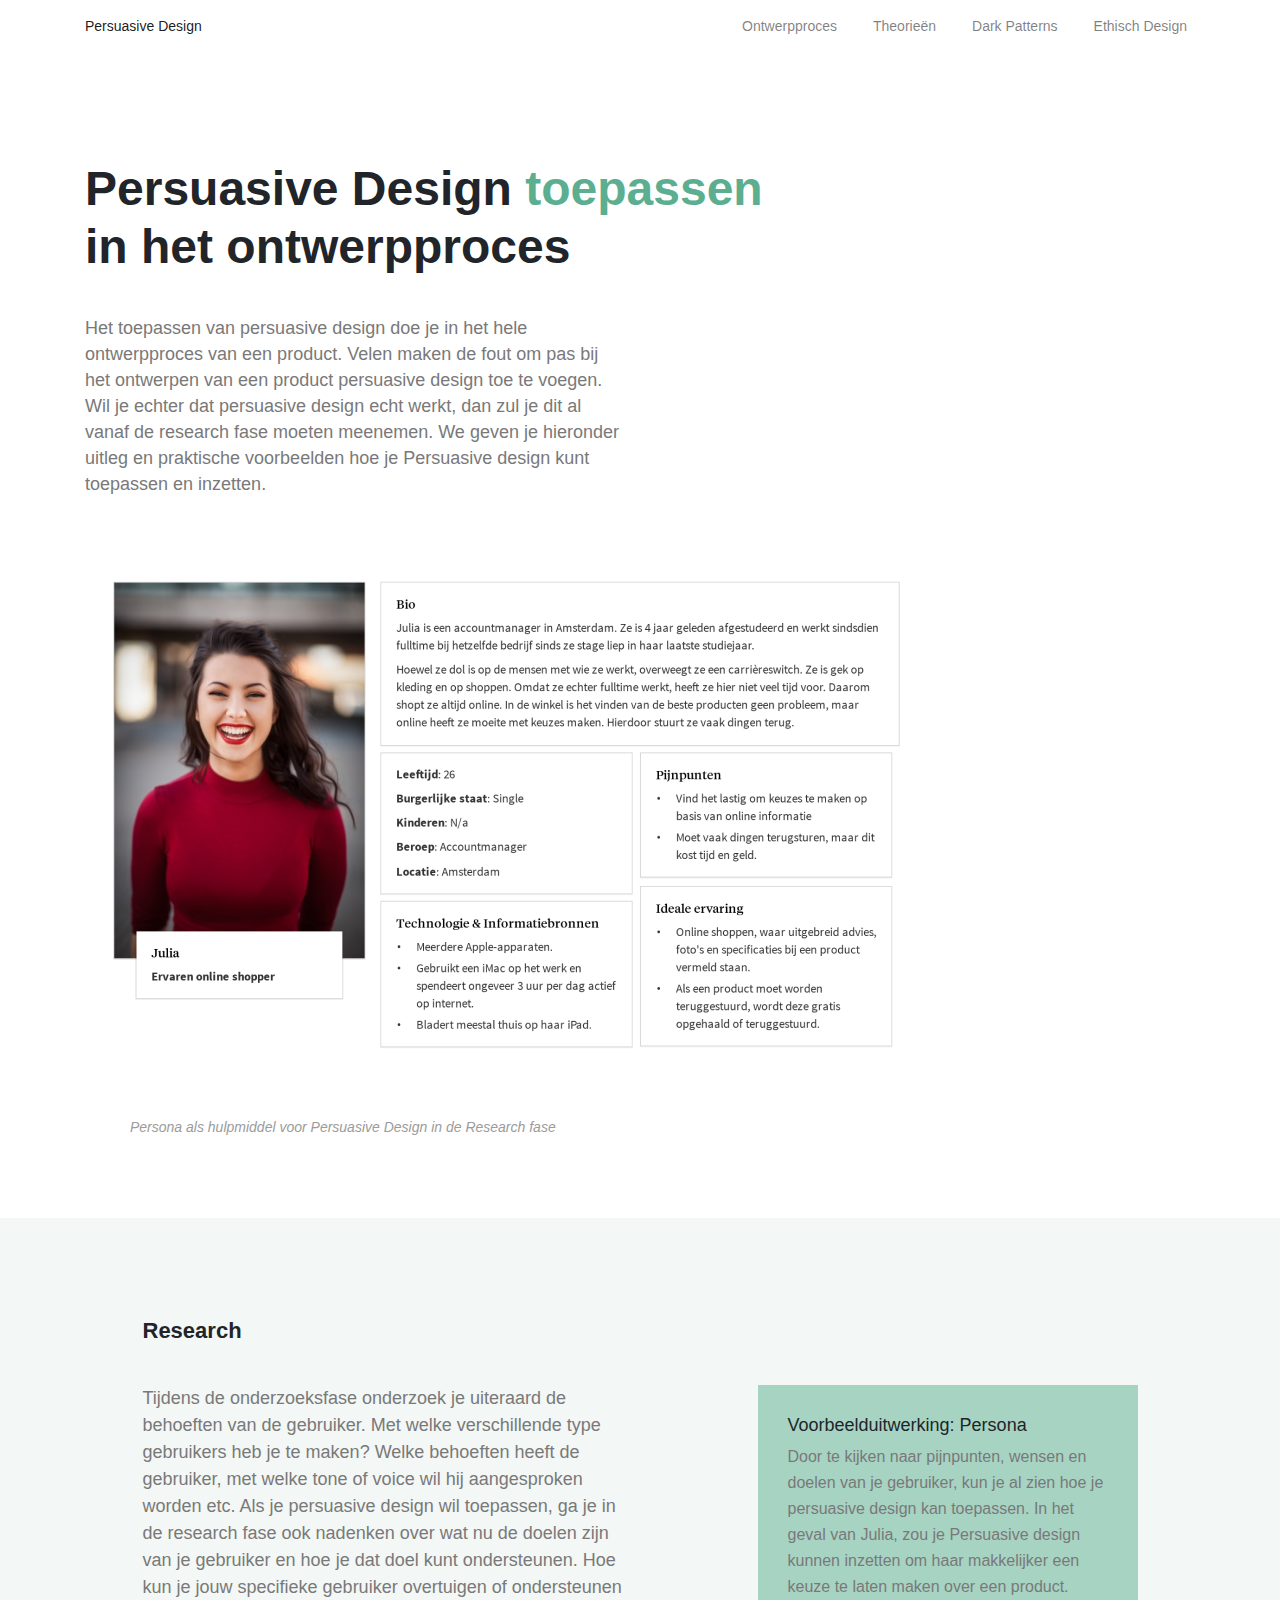
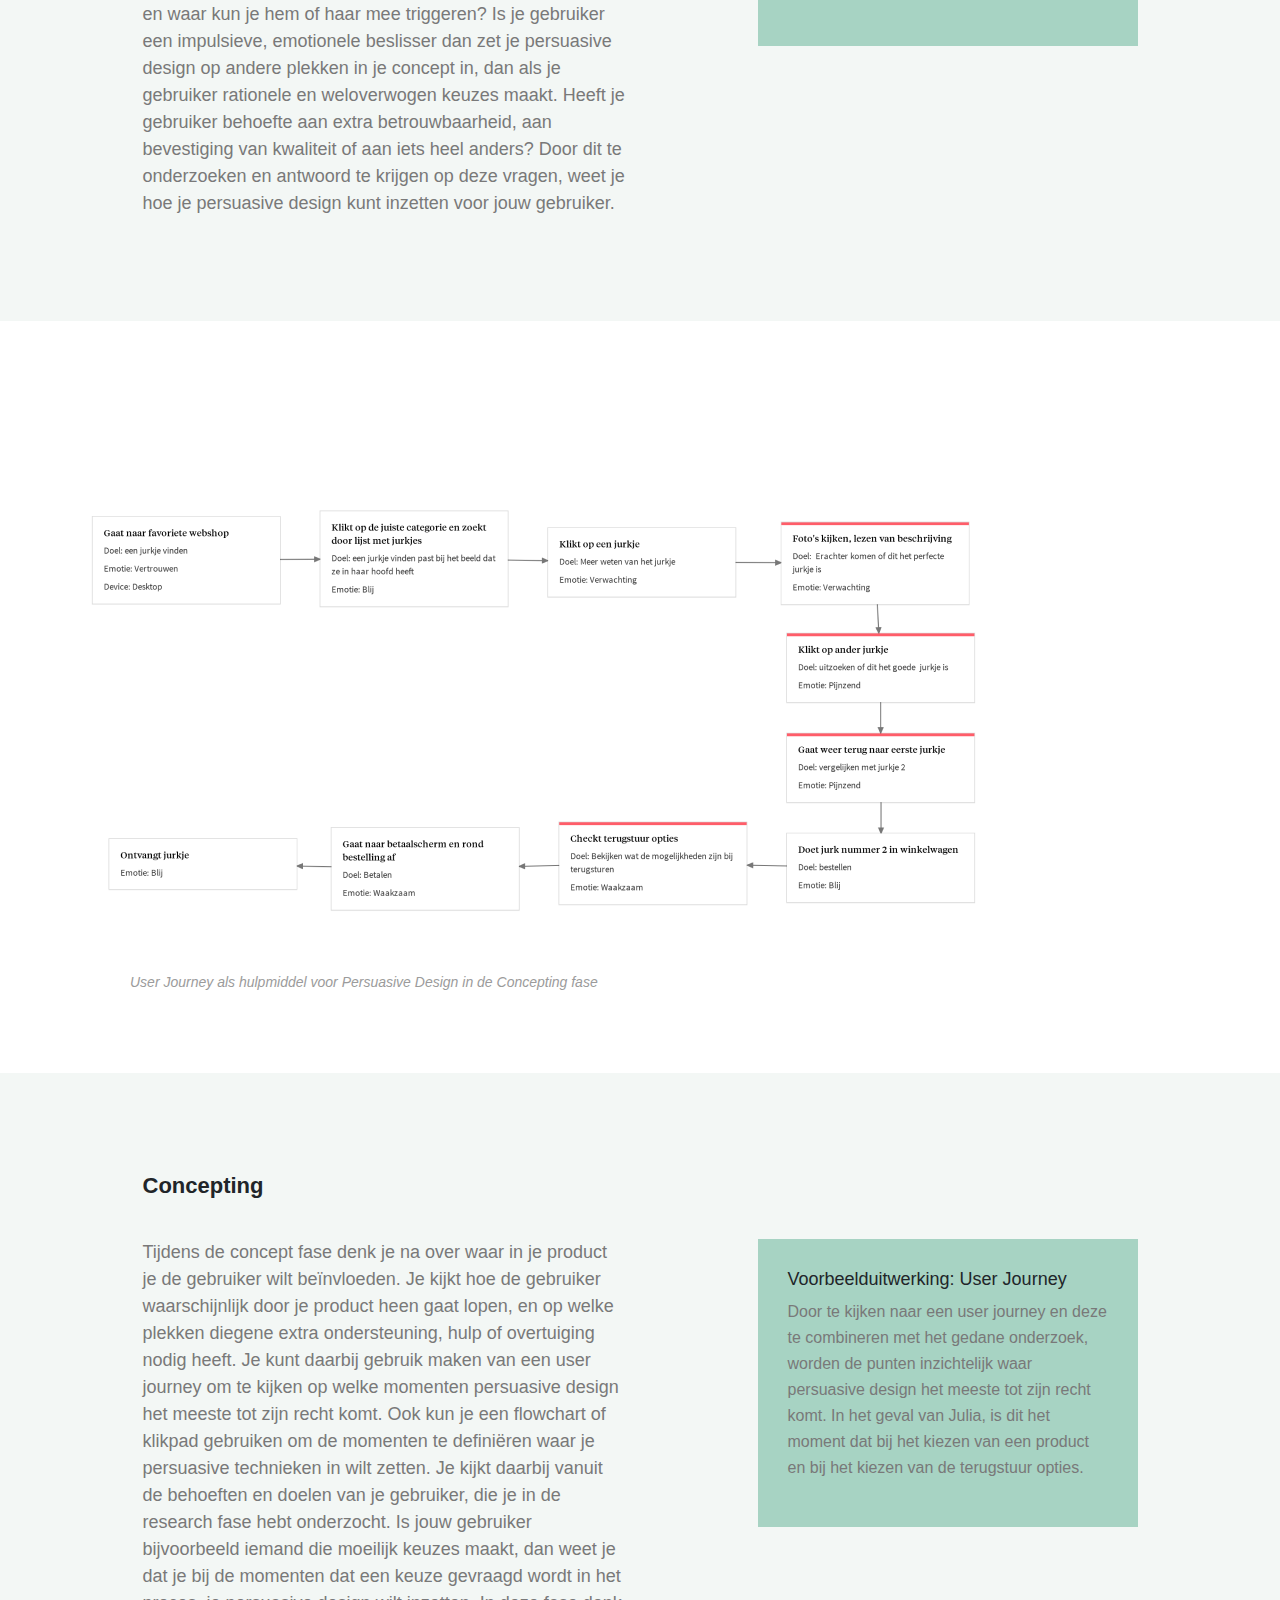
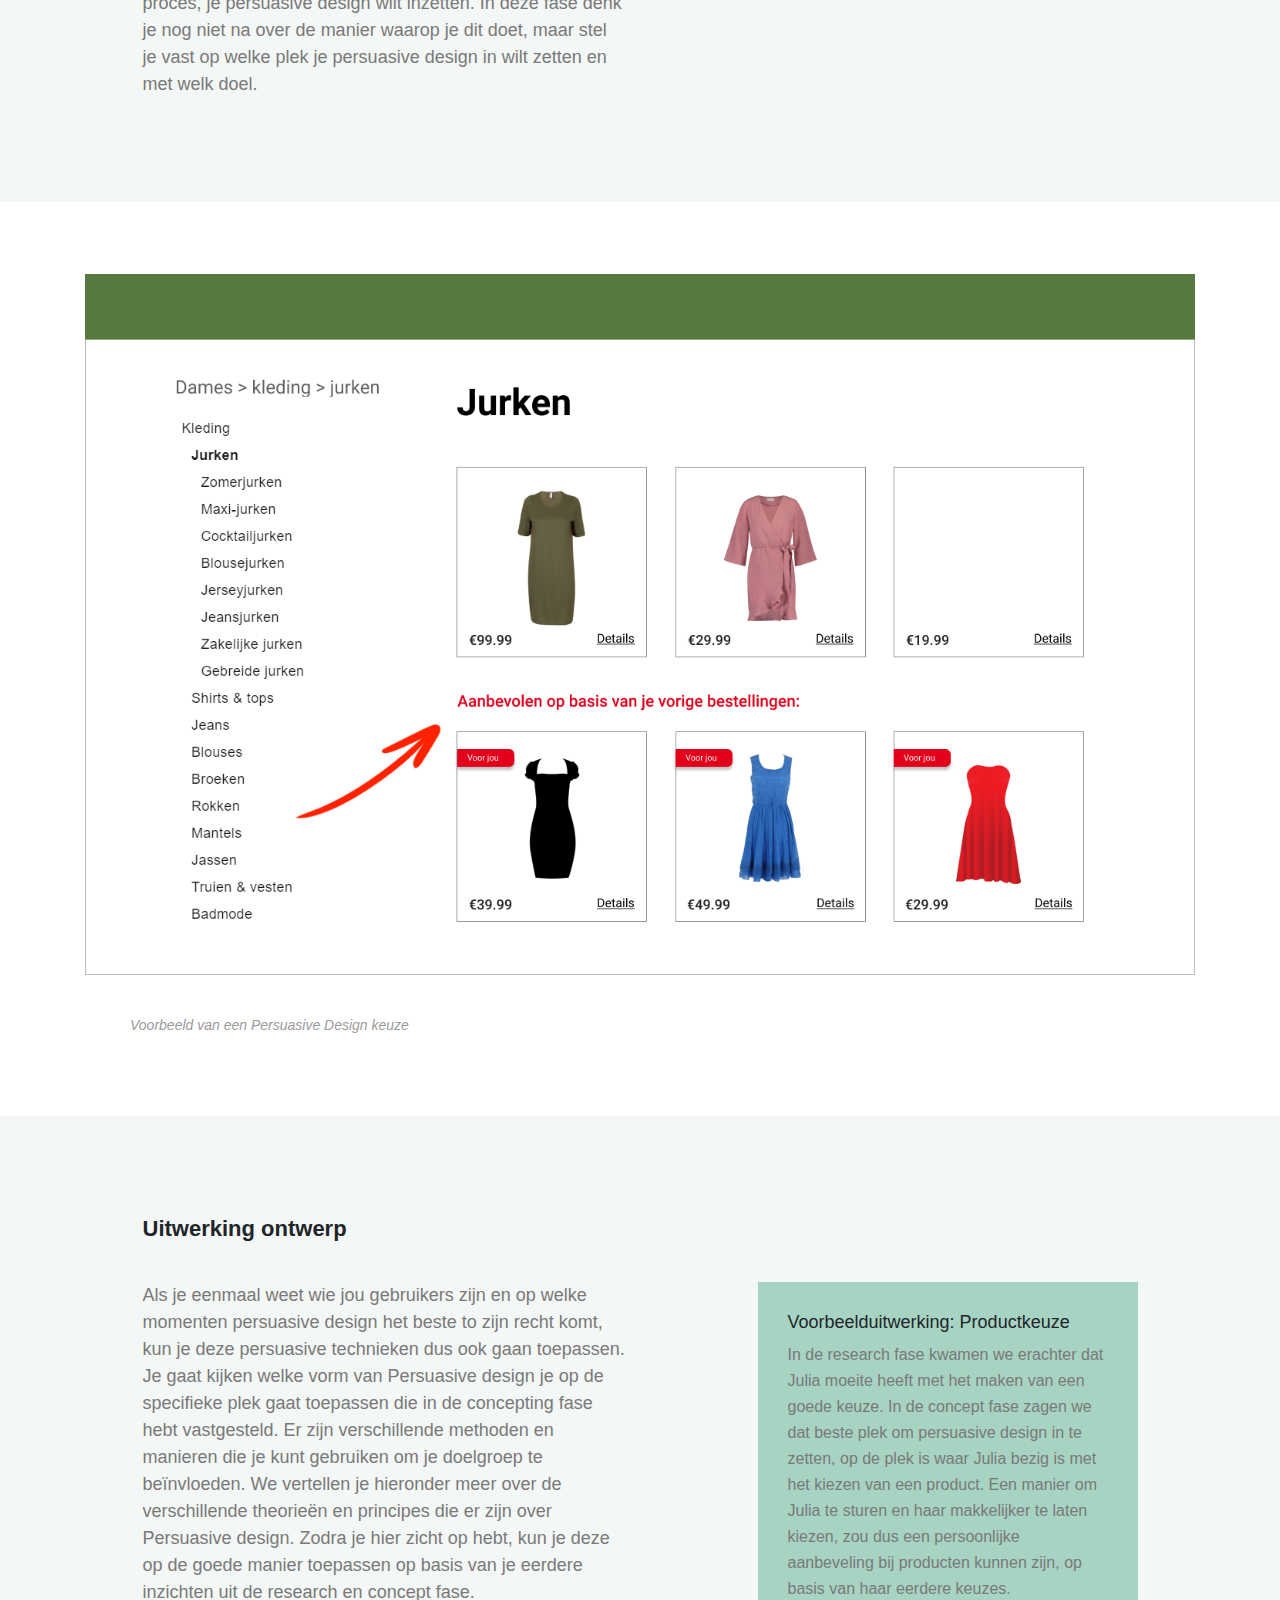
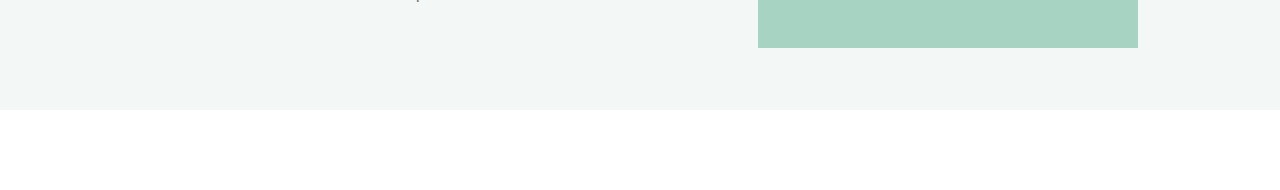
<file: Index-ontwerpproces.html>
<!doctype html>
<html lang="en">

<head>
    <!-- Required meta tags -->
    <meta charset="utf-8">
    <meta name="viewport" content="width=device-width, initial-scale=1, shrink-to-fit=no">

    <!-- Bootstrap CSS -->
    <link rel="stylesheet" href="https://stackpath.bootstrapcdn.com/bootstrap/4.3.1/css/bootstrap.min.css" integrity="sha384-ggOyR0iXCbMQv3Xipma34MD+dH/1fQ784/j6cY/iJTQUOhcWr7x9JvoRxT2MZw1T" crossorigin="anonymous">

    <link rel="stylesheet" href="style.css" />
    <link href="Gilroy-Light.otf" rel="stylesheet">
    <link href="Gilroy-Bold.ttf" rel="stylesheet">
    <link href="Roboto-Light.ttf" rel="stylesheet">
    <link href="Roboto-Medium.ttf" rel="stylesheet">
    <link href="Roboto-MediumItalic.ttf" rel="stylesheet">


    <title>Persuasive Design</title>
</head>

<body>

    <!-- Navigation -->
    <nav class="navbar navbar-expand-lg navbar-light fixed-top">
        <div class="container">
            <a class="navbar-brand" href="index.html">Persuasive Design</a>
            <button class="navbar-toggler" type="button" data-toggle="collapse" data-target="#navbarResponsive" aria-controls="navbarResponsive" aria-expanded="false" aria-label="Toggle navigation">
                <span class="navbar-toggler-icon"></span>
              </button>
            <div class="collapse navbar-collapse" id="navbarResponsive">
                <ul class="navbar-nav ml-auto">
                    <li class="nav-item active">
                    </li>
                    <li class="nav-item">
                        <a class="nav-link" href="Index-ontwerpproces.html">Ontwerpproces</a>
                    </li>
                    <li class="nav-item">
                        <a class="nav-link" href="index-theorieën.html">Theorieën</a>
                    </li>
                    <li class="nav-item">
                        <a class="nav-link" href="index-darkpatterns.html">Dark Patterns</a>
                    </li>
                    <li class="nav-item">
                        <a class="nav-link" href="index-ethisch.html">Ethisch Design</a>
                    </li>
                </ul>
            </div>
        </div>
    </nav>



    <div class="container">
        <div class="row">
            <div class="col-sm-8">
                <h1>
                    Persuasive Design
                    <B STYLE="color: #5BAE90;">toepassen</B> in het ontwerpproces</h1>
            </div>
        </div>
    </div>


    <div class="container">
        <div class="row">
            <div class="col-sm-6">
                <p> Het toepassen van persuasive design doe je in het hele ontwerpproces van een product. Velen maken de fout om pas bij het ontwerpen van een product persuasive design toe te voegen. Wil je echter dat persuasive design echt werkt, dan zul
                    je dit al vanaf de research fase moeten meenemen. We geven je hieronder uitleg en praktische voorbeelden hoe je Persuasive design kunt toepassen en inzetten. </p>
            </div>
        </div>
    </div>

    <div class="container">
        <div class="row h-100 align-items-center">
            <div class="col-sm-12">
                <img src="Research.png" class="img-fluid" alt="Persona als hulpmiddel voor Persuasive Design">
            </div>
        </div>
    </div>

    <div class="container">
        <div class="row">
            <div class="col-sm-6">
                <div class="description text offset-sm-1">Persona als hulpmiddel voor Persuasive Design in de Research fase</div>
            </div>
        </div>
    </div>


    <div class="jumbotron jumbotron-fluid">
        <div class="row">
            <div class="col-11 offset-1">
                <h2 class="explain-header"> Research </h2>
            </div>
        </div>
        <div class="row">
            <div class="col-sm-5 offset-sm-1">
                <p class="explain">Tijdens de onderzoeksfase onderzoek je uiteraard de behoeften van de gebruiker. Met welke verschillende type gebruikers heb je te maken? Welke behoeften heeft de gebruiker, met welke tone of voice wil hij aangesproken worden etc. Als je
                    persuasive design wil toepassen, ga je in de research fase ook nadenken over wat nu de doelen zijn van je gebruiker en hoe je dat doel kunt ondersteunen. Hoe kun je jouw specifieke gebruiker overtuigen of ondersteunen en waar kun je
                    hem of haar mee triggeren? Is je gebruiker een impulsieve, emotionele beslisser dan zet je persuasive design op andere plekken in je concept in, dan als je gebruiker rationele en weloverwogen keuzes maakt. Heeft je gebruiker behoefte
                    aan extra betrouwbaarheid, aan bevestiging van kwaliteit of aan iets heel anders? Door dit te onderzoeken en antwoord te krijgen op deze vragen, weet je hoe je persuasive design kunt inzetten voor jouw gebruiker.</p>
                <br><br>
            </div>

            <div class="col-sm-4 offset-sm-1">
                <div class="card">
                    <div class="card-body">
                        <h4 class="card-title-example">Voorbeelduitwerking: Persona </h4>
                        <p class="card-text-example"> Door te kijken naar pijnpunten, wensen en doelen van je gebruiker, kun je al zien hoe je persuasive design kan toepassen. In het geval van Julia, zou je Persuasive design kunnen inzetten om haar makkelijker een keuze te laten maken
                            over een product.</p>
                    </div>
                </div>
            </div>
        </div>
    </div>

    <div class="container">
        <div class="row">
            <div class="col-sm-8 offset-sm-1">
                <!-- <p> <br> <br> <br> <br> Na de research fase ga je verder met concepting. Ook tijdens het uitwerken van je concept is het belangrijk om Persuasive design mee te nemen. Hieronder is een voorbeeld beschreven hoe je dit kunt doen. </p> <br> <br>  -->
                <br> <br> <br> <br>
            </div>
        </div>
    </div>
    <div class="container">
        <div class="row h-100 align-items-center">
            <div class="col-sm-12">
                <img src="Concepting.png" class="img-fluid" alt="Journey als hulpmiddel voor Persuasive Design">
            </div>
        </div>
    </div>

    <div class="container">
        <div class="row">
            <div class="col-sm-6">
                <div class="description text offset-sm-1">User Journey als hulpmiddel voor Persuasive Design in de Concepting fase</div>
            </div>
        </div>
    </div>



    <div class="jumbotron jumbotron-fluid">
        <div class="row">
            <div class="col-11 offset-1">
                <h2 class="explain-header"> Concepting </h2>
            </div>
        </div>
        <div class="row">
            <div class="col-sm-5 offset-sm-1">
                <p class="explain">Tijdens de concept fase denk je na over waar in je product je de gebruiker wilt beïnvloeden. Je kijkt hoe de gebruiker waarschijnlijk door je product heen gaat lopen, en op welke plekken diegene extra ondersteuning, hulp of overtuiging
                    nodig heeft. Je kunt daarbij gebruik maken van een user journey om te kijken op welke momenten persuasive design het meeste tot zijn recht komt. Ook kun je een flowchart of klikpad gebruiken om de momenten te definiëren waar je persuasive
                    technieken in wilt zetten. Je kijkt daarbij vanuit de behoeften en doelen van je gebruiker, die je in de research fase hebt onderzocht. Is jouw gebruiker bijvoorbeeld iemand die moeilijk keuzes maakt, dan weet je dat je bij de momenten
                    dat een keuze gevraagd wordt in het proces, je persuasive design wilt inzetten. In deze fase denk je nog niet na over de manier waarop je dit doet, maar stel je vast op welke plek je persuasive design in wilt zetten en met welk doel.
                </p> <br> <br>
            </div>

            <div class="col-sm-4 offset-sm-1">
                <div class="card">
                    <div class="card-body">
                        <h4 class="card-title-example">Voorbeelduitwerking: User Journey</h4>
                        <p class="card-text-example"> Door te kijken naar een user journey en deze te combineren met het gedane onderzoek, worden de punten inzichtelijk waar persuasive design het meeste tot zijn recht komt. In het geval van Julia, is dit het moment dat bij het kiezen
                            van een product en bij het kiezen van de terugstuur opties. </p>
                    </div>
                </div>
            </div>
        </div>
    </div>


    <div class="container">
        <div class="row h-100 align-items-center">
            <div class="col-sm-12">
                <img src="Voorbeelduitwerking.png" class="img-fluid" alt="Design met Persuasive design">
            </div>
        </div>
    </div>

    <div class="container">
        <div class="row">
            <div class="col-sm-6">
                <div class="description text offset-sm-1">Voorbeeld van een Persuasive Design keuze</div>
            </div>
        </div>
    </div>



    <!-- Persuasive design toepassen -->

    <div class="jumbotron jumbotron-fluid" id=block-einde>
        <div class="row">
            <div class="col-11 offset-1">
                <h2 class="explain-header"> Uitwerking ontwerp </h2>
            </div>
        </div>
        <div class="row">
            <div class="col-sm-5 offset-sm-1">
                <p class="explain">Als je eenmaal weet wie jou gebruikers zijn en op welke momenten persuasive design het beste to zijn recht komt, kun je deze persuasive technieken dus ook gaan toepassen. Je gaat kijken welke vorm van Persuasive design je op de specifieke
                    plek gaat toepassen die in de concepting fase hebt vastgesteld. Er zijn verschillende methoden en manieren die je kunt gebruiken om je doelgroep te beïnvloeden. We vertellen je hieronder meer over de verschillende theorieën en principes
                    die er zijn over Persuasive design. Zodra je hier zicht op hebt, kun je deze op de goede manier toepassen op basis van je eerdere inzichten uit de research en concept fase. </p> <br> <br>
            </div>

            <div class="col-sm-4 offset-sm-1">
                <div class="card">
                    <div class="card-body">
                        <h4 class="card-title-example">Voorbeelduitwerking: Productkeuze</h4>
                        <p class="card-text-example"> In de research fase kwamen we erachter dat Julia moeite heeft met het maken van een goede keuze. In de concept fase zagen we dat beste plek om persuasive design in te zetten, op de plek is waar Julia bezig is met het kiezen van
                            een product. Een manier om Julia te sturen en haar makkelijker te laten kiezen, zou dus een persoonlijke aanbeveling bij producten kunnen zijn, op basis van haar eerdere keuzes. </p>
                    </div>
                </div>
            </div>
        </div>
    </div>

</body>


<!-- Optional JavaScript -->
<!-- jQuery first, then Popper.js, then Bootstrap JS -->
<script src="https://code.jquery.com/jquery-3.3.1.slim.min.js" integrity="sha384-q8i/X+965DzO0rT7abK41JStQIAqVgRVzpbzo5smXKp4YfRvH+8abtTE1Pi6jizo" crossorigin="anonymous"></script>
<script src="https://cdnjs.cloudflare.com/ajax/libs/popper.js/1.14.7/umd/popper.min.js" integrity="sha384-UO2eT0CpHqdSJQ6hJty5KVphtPhzWj9WO1clHTMGa3JDZwrnQq4sF86dIHNDz0W1" crossorigin="anonymous"></script>
<script src="https://stackpath.bootstrapcdn.com/bootstrap/4.3.1/js/bootstrap.min.js" integrity="sha384-JjSmVgyd0p3pXB1rRibZUAYoIIy6OrQ6VrjIEaFf/nJGzIxFDsf4x0xIM+B07jRM" crossorigin="anonymous"></script>
</body>

</html>
</file>
<file: style.css>
h1 {
    margin-top: 160px;
    margin-bottom: 40px;
    font-family: 'Gilroy', sans-serif;
    font-weight: bold;
    font-size: 48px;
}

p {
    font-family: 'roboto', sans-serif;
    color: #797979;
    font-weight: lighter;
    line-height: 26px;
    font-size: 18px;
}

h2 {
    margin-top: 60px;
    margin-bottom: 40px;
    font-family: 'Gilroy', sans-serif;
    font-weight: bold;
    font-size: 42px;
}

h3 {
    font-family: 'gilroy', sans-serif;
    color: black;
    font-size: 30px;
    font-weight: bold;
    margin-top: 40px;
}

h4 {
    font-family: 'roboto', sans-serif;
    font-weight: normal;
    font-size: 18px;
}

h5 {
    font-family: 'roboto', sans-serif;
    font-weight: normal;
    font-size: 12px;
    color: lightgray;
}

h6 {
    font-family: 'roboto', sans-serif;
    font-weight: boldl;
    font-size: 14px;
    color: black;
}

.img-fluid {
    align-items: center;
}

#block-einde {
    margin-bottom: 80px;
}

.description {
    font-family: 'roboto', sans-serif;
    font-weight: lighter;
    font-size: 14px;
    color: #9B9B9B;
    font-style: italic;
}

.container-color {
    background-color: #F3F7F5;
}

.card-body {
    background-color: #A7D3C3;
}

.card-text {
    font-size: 14px;
}

.card {
    border: none;
}

.card-body {
    padding: 30px;
}

.card-body-lijst {
    margin-bottom: 60px;
    padding: 30px;
}

.card-lijst {
    margin-top: 180px;
    background-color: #A7D3C3;
    border-radius: 5px;
}

.card-title {
    font-size: 18px;
    margin-bottom: 20px;
}

.lead {
    text-align: center;
    font-size: 14px;
}

.explain {
    text-align: left;
    font-size: 14px;
}

.explain-header {
    text-align: left;
    font-size: 22px;
    font-weight: bold
}

.jumbotron {
    padding: 40px;
    margin-top: 80px;
}

.jumbotron-fluid {
    text-align: center;
    background-color: #F3F7F5;
}

.card-title-example {
    text-align: left;
}

.card-text-example {
    text-align: left;
}

.btn-cta {
    margin: 15px;
    padding: 20px;
    width: 350px;
    background-color: #535353;
    color: white;
    text-align: center;
    border-radius: 5px;
}

.btn-cta:hover {
    background-color: #A7D3C3;
    color: white;
}

.lead-theorieën {
    margin-bottom: 80px;
}

.card-header {
    background-color: #A7D3C3;
}

.lead-robert {
    margin-bottom: 80px;
}

.wrapper-principes {
    margin-top: 40px;
}

.card-body-wrapper {
    background-color: white;
}

.card {
    margin-bottom: 20px;
}

.btn-link {
    font-family: 'roboto', sans-serif;
    color: #585858;
}

.btn-link:hover {
    background-color: #A7D3C3;
    color: white;
}

#concepting-img {
    margin-top: 60px;
    ;
}

.img-fluid {
    margin-top: 40px;
    margin-bottom: 40px;
}

.Header-text {
    margin-top: 120px;
    margin-bottom: 60px;
    font-size: 72px;
    text-align: center;
    color: #494949;
}

.lead {
    font-size: 30px;
    color: black;
    line-height: 150%;
    margin-bottom: 80px;
}

.masthead {
    background-color: #F3F7F5;
}

.nav-link {
    margin-left: 20px;
    font-size: 14px;
    font: 'roboto', sans-serif;
}

.navbar-brand {
    margin-left: 20px;
    font-size: 14px;
    font: 'roboto', sans-serif;
    margin-right: 0px;
}

.book-item {
    margin-bottom: 20px;
    font-size: 12px;
}

.navbar-light .navbar-brand {
    margin-left: 0px;
}

.navbar-light .navbar-nav .nav-link:hover {
    color: #A7D3C3;
}

.navbar-light .navbar-brand:hover {
    color: #A7D3C3;
}

.navbar {
    background-color: white;
}

.navbar-home {
    background-color: #F3F7F5;
}

.card-text-example {
    font-size: 16px;
}

.explain {
    font-size: 18px;
    line-height: 150%;
}

.accordion {
    border-radius: 5px;
}

.img-fluid-players {
    margin-top: -40px;
    margin-bottom: 20px;
}

.mt-0 .mb-1 {
    margin-bottom: 20px;
    font-size: 10px;
}

.auteur {
    font-size: 12px;
}
</file>
<file: style-laura.css>
h1 {
                                margin-top: 160px;
                                margin-bottom: 40px;
                                font-family: 'Gilroy', sans-serif;
                                font-weight: bold;
                                font-size: 48px;
                            }

                            p {
                                font-family: 'roboto', sans-serif;
                                color: #797979;
                                font-weight: lighter;
                                line-height: 26px;
                                font-size: 18px;
                            }

                            h2 {
                                margin-top: 80px;
                                margin-bottom: 40px;
                                font-family: 'Gilroy', sans-serif;
                                font-weight: bold;
                                font-size: 42px;
                            }

                            h3 {
                                font-family: 'gilroy', sans-serif;
                                color: black;
                                font-size: 30px;
                                font-weight: bold;
                            }

                            h4 {
                                font-family: 'roboto', sans-serif;
                                font-weight: normal;
                                font-size: 18px;
                            }


                            h5 {
                                font-family: 'roboto', sans-serif;
                                font-weight: normal;
                                font-size: 12px;
                                color: #grey;
                                opacity: 20%;
                                padding-top: 10px;

                            }

                            ul {
                              font-family: 'roboto', sans-serif;
                              color: #797979;
                              font-weight: lighter;
                              line-height: 26px;
                              font-size: 18px;
                            }



                            #block-einde {
                                margin-bottom: 80px;
                            }


                            .description {
                                font-family: 'roboto', sans-serif;
                                font-weight: lighter;
                                font-size: 14px;
                                color: #9B9B9B;
                                font-style: italic;
                            }


                            .container-color {
                                background-color: #F3F7F5;
                            }

                            .card-body {
                                background-color: #A7D3C3;
                            }

                            .card-text {
                                font-size: 14px;
                            }

                            .card {
                                border: none;
                            }

                            .card-body {
                                padding: 30px;
                            }

                            .lead {
                                text-align: center;
                                font-size: 14px;
                            }

                            .explain {
                                text-align: left;
                                font-size: 14px;
                            }

                            .explain-header {
                                text-align: left;
                                font-size: 22px;
                                font-weight: bold
                            }

                            .jumbotron {
                                padding: 40px;
                                margin-top: 80px;
                            }

                            .jumbotron-fluid {
                                text-align: center;
                                background-color: #F3F7F5;
                            }

                            .btn-bright {
                                background-color: white;
                                margin-right: 15px;
                                border-radius: 1px;
                                margin-top: 40px;
                            }

                            .btn-dark {
                                background-color: black;
                                margin-right: 15px;
                                border-radius: 1px;
                                margin-top: 40px;
                            }

                            .btn {
                                padding: 20px;
                            }

                            .lead-theorieën {
                                margin-bottom: 80px;
                            }

                            .card-header {
                                background-color: #A7D3C3;
                            }

                            .lead-robert {
                                margin-bottom: 40px;
                            }


                            .wrapper-principes {
                                margin-top: 40px;
                            }

                            .card-body-wrapper {
                                background-color: white;
                            }

                            .card {
                                margin-bottom: 20px;
                            }

                            .btn-link {
                                font-family: 'roboto', sans-serif;
                                color: #585858;
                            }

                            .btn-link:hover {
                                background-color: #A7D3C3;
                                color: white;
                            }

                            .nav-link {
                                margin-left: 20px;
                                font-size: 14px;
                                font: 'roboto', sans-serif;
                                color: white;
                            }

                            .navbar-brand {
                                margin-left: 20px;
                                font-size: 14px;
                                font: 'roboto', sans-serif;
                                margin-right: 0px;
                            }

                            .navbar-light .navbar-nav .nav-link {
                                color: white;
                            }

                            .navbar-light .navbar-nav .nav-link:hover {
                                color: #A7D3C3;
                            }

                            .navbar-light .navbar-brand {
                                margin-left: 0px;
                                color: white;
                            }

                            .navbar-light .navbar-brand:hover {
                                color: #A7D3C3;
                            }

                            .navbar {
                                background-color: black;
                            }
</file>
